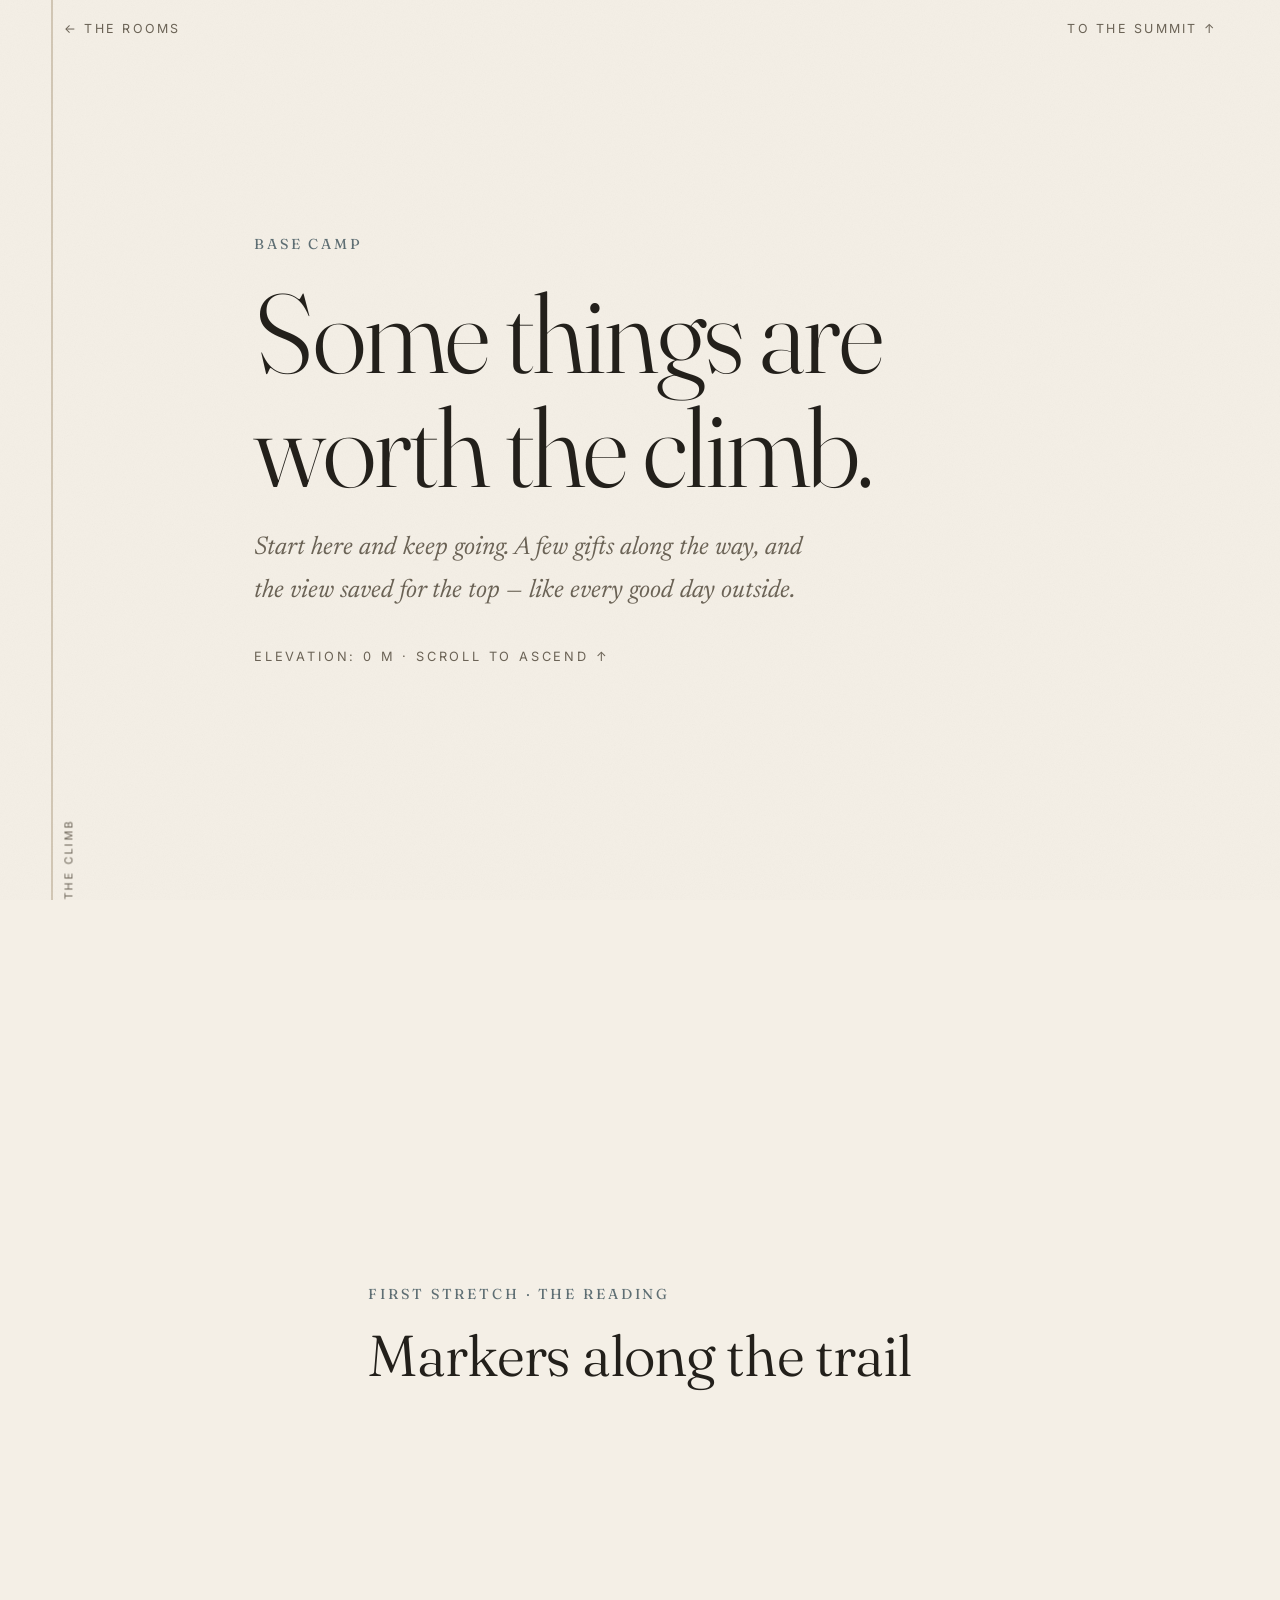
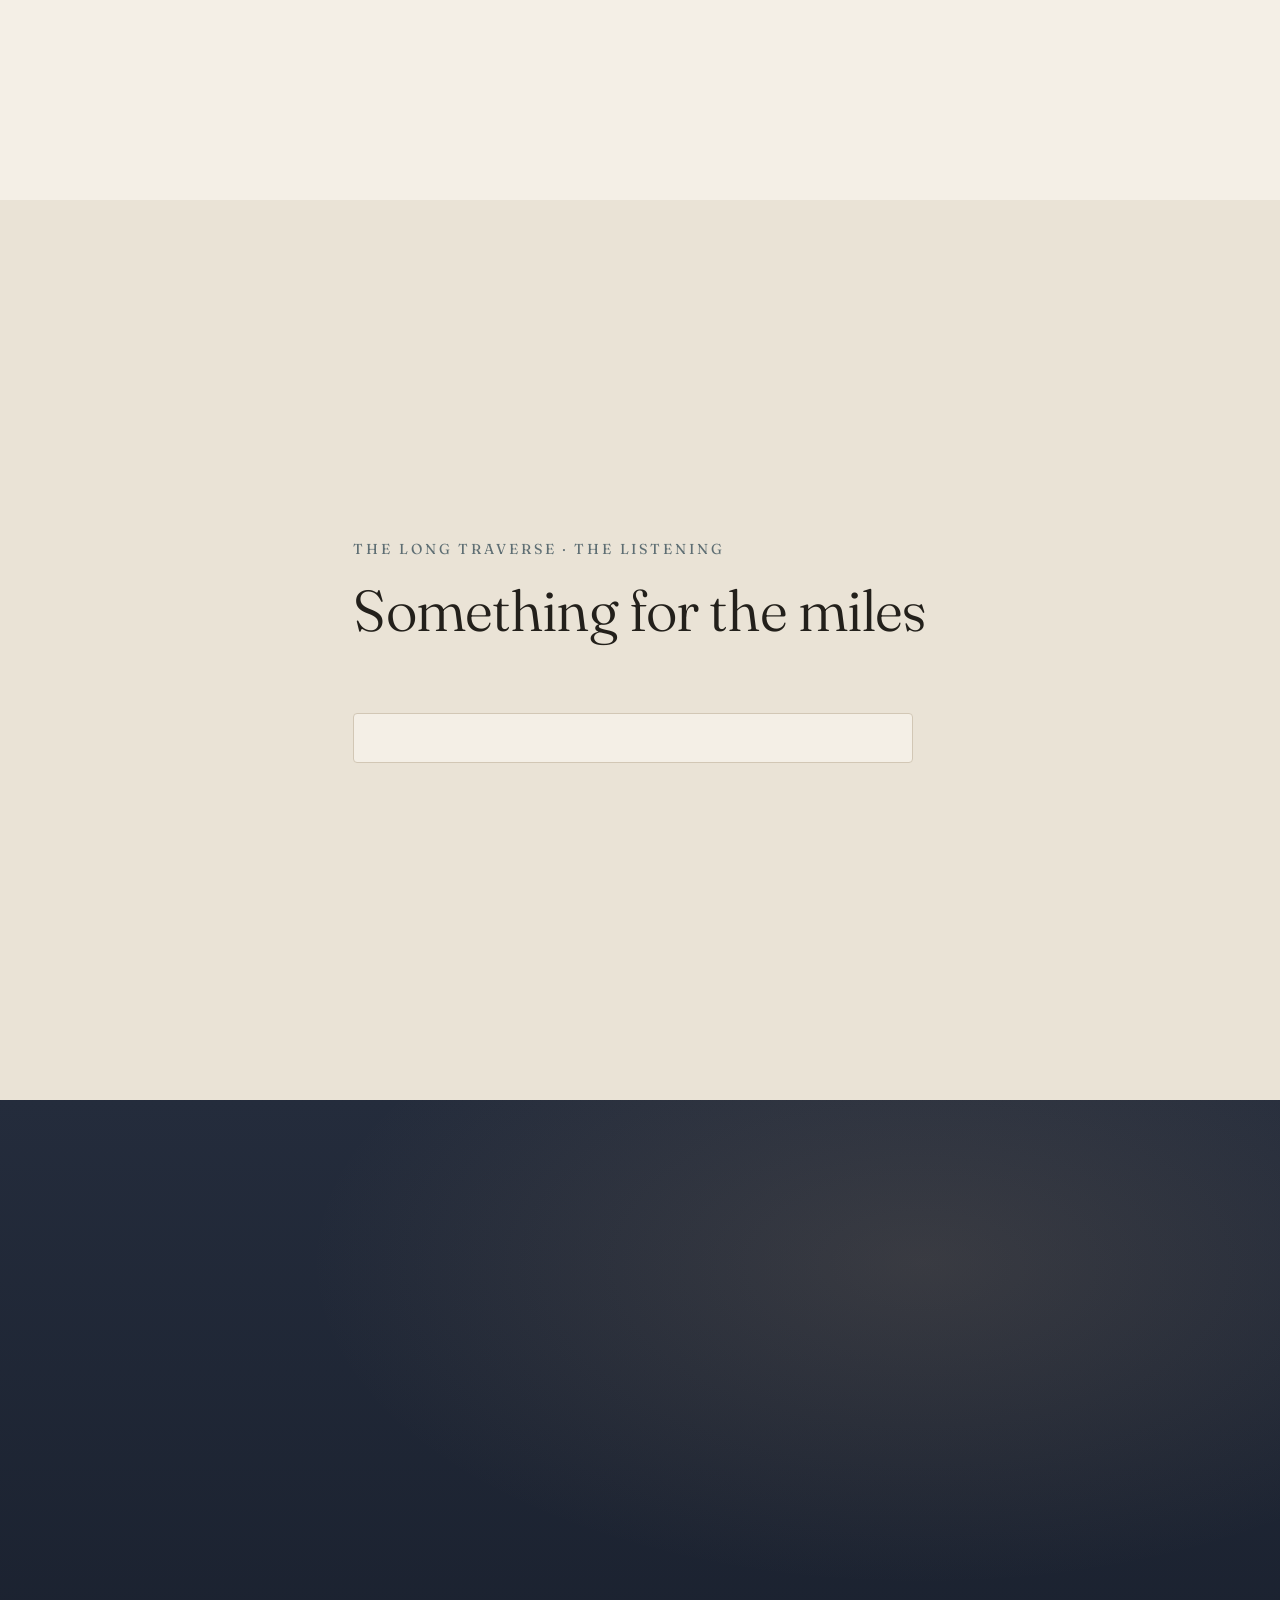
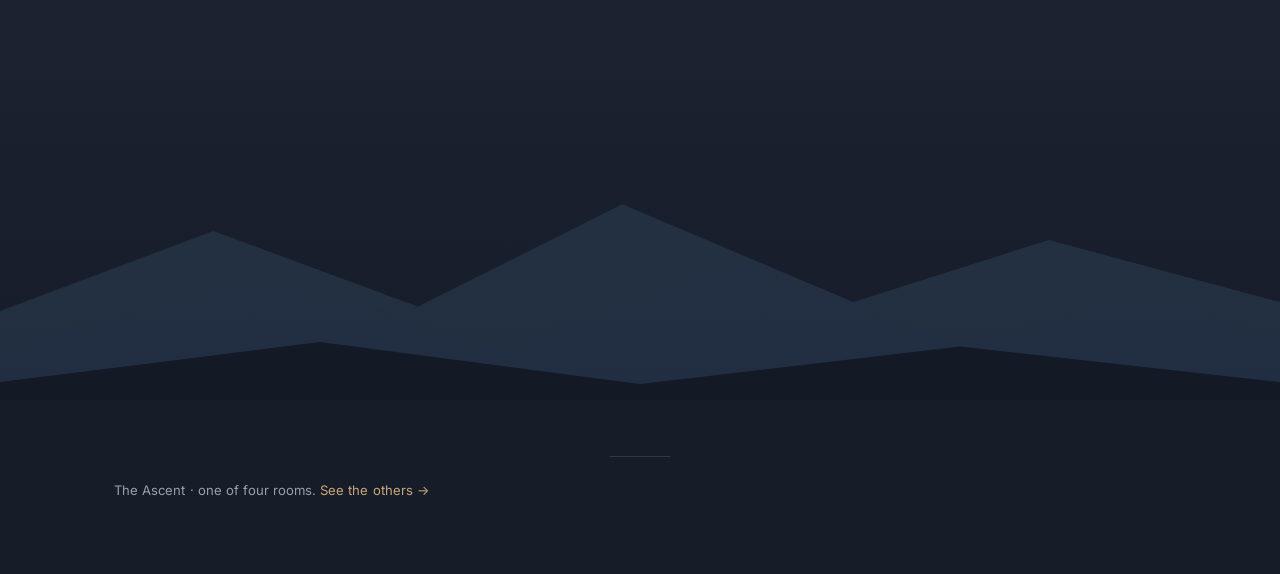
<file: ascent.html>
<!doctype html>
<html lang="en">
<head>
<meta charset="utf-8" />
<meta name="viewport" content="width=device-width, initial-scale=1" />
<title>The Ascent — for Dad</title>
<link rel="preconnect" href="https://fonts.googleapis.com" />
<link rel="preconnect" href="https://fonts.gstatic.com" crossorigin />
<link href="https://fonts.googleapis.com/css2?family=Fraunces:ital,opsz,wght@0,9..144,300..600;1,9..144,300..500&family=Inter:wght@400;500&family=Newsreader:ital,opsz,wght@0,6..72,300..500;1,6..72,300..420&display=swap" rel="stylesheet" />
<link rel="stylesheet" href="assets/tokens.css" />
<style>
  body { background: var(--bg); }
  .nav { position: fixed; top: 0; left: 0; right: 0; z-index: 50; display: flex; justify-content: space-between;
    padding: 1.1rem var(--gutter); }
  .nav a { text-decoration: none; font-size: .78rem; letter-spacing: .18em; text-transform: uppercase; color: var(--text-muted); }
  .nav a:hover { color: var(--accent); }

  /* fixed climb progress on the left */
  .trail { position: fixed; left: clamp(1rem, 4vw, 3.4rem); top: 0; bottom: 0; width: 2px; z-index: 40; }
  .trail .track { position: absolute; inset: 0; background: var(--border); }
  .trail .fill { position: absolute; top: 0; left: 0; width: 100%; height: 0; background: var(--accent); transition: height .15s linear; }
  .trail .alt { position: absolute; left: 8px; bottom: 0; transform: rotate(180deg); writing-mode: vertical-rl;
    font-size: .68rem; letter-spacing: .22em; text-transform: uppercase; color: var(--text-muted); }
  @media (max-width: 760px) { .trail { display: none; } }

  .station { min-height: 100vh; display: grid; align-content: center; padding: 7rem 0; position: relative; }
  .station .wrap { max-width: 900px; }
  .marker { font-family: var(--serif); font-size: .9rem; letter-spacing: .2em; text-transform: uppercase; color: var(--slate); margin-bottom: 1.2rem; }

  /* base camp / hero */
  .base h1 { font-size: clamp(3rem, 9vw, 7rem); font-weight: 310; max-width: 14ch; }
  .base .lede { font-family: var(--read); font-style: italic; font-size: clamp(1.15rem,2.4vw,1.6rem);
    color: var(--text-muted); margin-top: 1.4rem; max-width: 40ch; }
  .base .alt-note { margin-top: 2rem; font-size: .8rem; letter-spacing: .22em; text-transform: uppercase; color: var(--text-muted); }

  .s-read h2, .s-listen h2, .summit h2 { font-size: clamp(2rem, 5vw, 3.6rem); font-weight: 330; margin-bottom: 2rem; }

  /* reading = trail markers */
  .markers { display: grid; gap: 1.1rem; }
  .mk { display: grid; grid-template-columns: auto 1fr; gap: 1.4rem; align-items: start;
    padding: 1.3rem 1.5rem; background: var(--surface); border: 1px solid var(--border); border-radius: 4px;
    text-decoration: none; color: var(--text);
    transition: transform .5s var(--ease-out-soft), background .4s var(--ease-quiet), box-shadow .5s var(--ease-out-soft); }
  .mk:hover { transform: translateY(-3px); background: var(--bg); box-shadow: 0 18px 40px -26px rgba(26,35,54,.4); }
  .mk .dot { width: 12px; height: 12px; border-radius: 50%; border: 2px solid var(--accent); margin-top: .55rem; }
  .mk .vein { font-size: .68rem; letter-spacing: .2em; text-transform: uppercase; color: var(--slate); }
  .mk .ttl { font-family: var(--serif); font-size: 1.45rem; font-weight: 360; margin: .25rem 0; line-height: 1.15; }
  .mk .by { font-size: .82rem; color: var(--text-muted); }
  .mk .note { font-family: var(--read); font-size: 1rem; line-height: 1.6; margin-top: .7rem; opacity: .92; max-width: 60ch; }

  /* listening */
  .s-listen { background: var(--surface); }
  .pods { display: grid; gap: .2rem; margin-bottom: 2.5rem; }
  .pod { display: grid; grid-template-columns: 1fr auto; gap: 1rem; align-items: center;
    padding: 1.2rem 0; border-bottom: 1px solid var(--border); text-decoration: none; color: var(--text); }
  .pod:first-child { border-top: 1px solid var(--border); }
  .pod .show { font-size: .7rem; letter-spacing: .18em; text-transform: uppercase; color: var(--text-muted); }
  .pod .pt { font-family: var(--serif); font-size: 1.2rem; margin-top: .15rem; }
  .pod .who { font-size: .82rem; color: var(--text-muted); }
  .mix { background: var(--bg); border: 1px solid var(--border); border-radius: 4px; padding: 1.5rem 1.5rem; max-width: 560px; }
  .mix h3 { font-size: 1.4rem; } .mix .ms { font-size: .88rem; color: var(--text-muted); margin: .3rem 0 1rem; }
  .mix ul { list-style: none; columns: 2; column-gap: 2rem; }
  .mix li { font-size: .88rem; padding: .25rem 0; break-inside: avoid; }
  .mix li .ar { color: var(--text-muted); }
  .mix .chip { margin-top: 1.2rem; }

  /* summit — the view + dispatch */
  .summit { color: var(--d-text); position: relative; overflow: hidden; }
  .summit .bg { position: absolute; inset: 0; z-index: 0; }
  .summit .wrap { position: relative; z-index: 2; max-width: 820px; }
  .summit .marker { color: var(--d-accent); }
  .summit h2 { color: var(--d-text); }
  .summit .stand { font-family: var(--read); font-style: italic; font-size: clamp(1.2rem,2.5vw,1.65rem);
    color: var(--d-text); opacity: .92; margin-bottom: 2rem; max-width: 32ch; }
  .summit p.b { font-family: var(--read); font-size: 1.12rem; line-height: 1.85; color: var(--d-text); opacity: .94; max-width: 60ch; margin-bottom: 1.2rem; }
  .summit em { color: var(--d-accent); font-style: italic; }
  .summit .src { font-size: .82rem; color: var(--d-muted); margin-top: 2rem; }
  .summit .ranges { position: absolute; left: 0; right: 0; bottom: 0; z-index: 1; opacity: .85; }

  footer { background: #161C28; color: var(--d-muted); text-align: center; padding: 3.5rem 0 4.5rem; font-size: .82rem; }
  footer a { color: var(--d-accent); text-decoration: none; }
  footer .rule { max-width: 60px; margin: 0 auto 1.4rem; background: var(--d-border); }
</style>
</head>
<body>
  <nav class="nav">
    <a href="index.html">← the rooms</a>
    <a href="#summit">to the summit ↑</a>
  </nav>

  <div class="trail" aria-hidden="true">
    <div class="track"></div><div class="fill" id="fill"></div>
    <span class="alt">the climb</span>
  </div>

  <main>
    <section class="station base" id="base">
      <div class="wrap">
        <div class="marker">Base camp</div>
        <h1 class="display">Some things are worth the climb.</h1>
        <p class="lede">Start here and keep going. A few gifts along the way, and the view saved for the top — like every good day outside.</p>
        <div class="alt-note">elevation: 0 m · scroll to ascend ↑</div>
      </div>
    </section>

    <section class="station s-read" id="read">
      <div class="wrap">
        <div class="marker">First stretch · the reading</div>
        <h2>Markers along the trail</h2>
        <div class="markers" id="markers"></div>
      </div>
    </section>

    <section class="station s-listen" id="listen">
      <div class="wrap">
        <div class="marker">The long traverse · the listening</div>
        <h2>Something for the miles</h2>
        <div class="pods" id="pods"></div>
        <aside class="mix reveal" id="mix"></aside>
      </div>
    </section>

    <section class="station summit" id="summit">
      <div class="bg dusk"></div>
      <div class="wrap">
        <div class="marker" id="d-kick"></div>
        <h2 id="d-title"></h2>
        <p class="stand" id="d-stand"></p>
        <div id="d-body"></div>
        <p class="src" id="d-src"></p>
      </div>
      <svg class="ranges" viewBox="0 0 1440 280" preserveAspectRatio="none" aria-hidden="true">
        <path d="M0,180 L240,90 L470,175 L700,60 L960,170 L1180,100 L1440,170 L1440,280 L0,280 Z" fill="#3E5C76" opacity="0.35"/>
        <path d="M0,220 L300,140 L560,220 L820,120 L1080,215 L1300,155 L1440,210 L1440,280 L0,280 Z" fill="#26324A" opacity="0.6"/>
        <path d="M0,260 L360,215 L720,262 L1080,220 L1440,260 L1440,280 L0,280 Z" fill="#11161F" opacity="0.85"/>
      </svg>
    </section>
  </main>

  <footer>
    <hr class="rule" />
    <p>The Ascent · one of four rooms. <a href="index.html">See the others →</a></p>
  </footer>

  <script src="assets/content.js"></script>
  <script src="assets/reveal.js"></script>
  <script>
    var G = window.GIFT;

    // reading markers
    var mk = document.getElementById("markers");
    G.reads.forEach(function (r, i) {
      var a = document.createElement("a");
      a.href = r.url; a.target = "_blank"; a.rel = "noopener";
      a.className = "mk reveal"; a.setAttribute("data-delay", i * 70);
      a.innerHTML =
        '<span class="dot"></span>' +
        '<span><span class="vein">'+r.vein+'</span>' +
        '<span class="ttl" style="display:block">'+r.title+'</span>' +
        '<span class="by">'+r.author+' · '+r.source+' · '+r.year+'</span>' +
        '<span class="note" style="display:block">“'+r.note+'”</span></span>';
      mk.appendChild(a);
    });

    // podcasts
    var pods = document.getElementById("pods");
    G.listening.podcasts.forEach(function (p, i) {
      var a = document.createElement("a");
      a.href = p.url; a.target = "_blank"; a.rel = "noopener";
      a.className = "pod reveal"; a.setAttribute("data-delay", i * 60);
      a.innerHTML = '<div><div class="show">'+p.show+'</div><div class="pt">'+p.title+'</div><div class="who">'+p.who+'</div></div>' +
        '<span class="chip">'+window.PLAY_ICON+'Play</span>';
      pods.appendChild(a);
    });

    // mix
    var w = G.listening.workout, mix = document.getElementById("mix");
    mix.innerHTML = '<h3>'+w.title+'</h3><p class="ms">'+w.subtitle+'</p><ul>' +
      w.tracks.map(function (t) { return '<li>'+t[0]+' <span class="ar">— '+t[1]+'</span></li>'; }).join("") +
      '</ul><a class="chip" href="'+w.url+'" target="_blank" rel="noopener">'+window.PLAY_ICON+'Open the mix</a>';

    // dispatch / summit
    var ds = G.dispatch;
    document.getElementById("d-kick").textContent = "The summit · " + ds.kicker;
    document.getElementById("d-title").textContent = ds.title;
    document.getElementById("d-stand").textContent = ds.standfirst;
    document.getElementById("d-body").innerHTML = ds.body.map(function (p) { return '<p class="b">'+p+'</p>'; }).join("");
    document.getElementById("d-src").textContent = ds.source;

    // climb progress
    var fill = document.getElementById("fill");
    function onScroll() {
      var h = document.documentElement.scrollHeight - window.innerHeight;
      var p = h > 0 ? (window.scrollY / h) : 0;
      fill.style.height = (p * 100) + "%";
    }
    window.addEventListener("scroll", onScroll, { passive: true }); onScroll();

    if (window.__initReveals) window.__initReveals();
  </script>
</body>
</html>
</file>
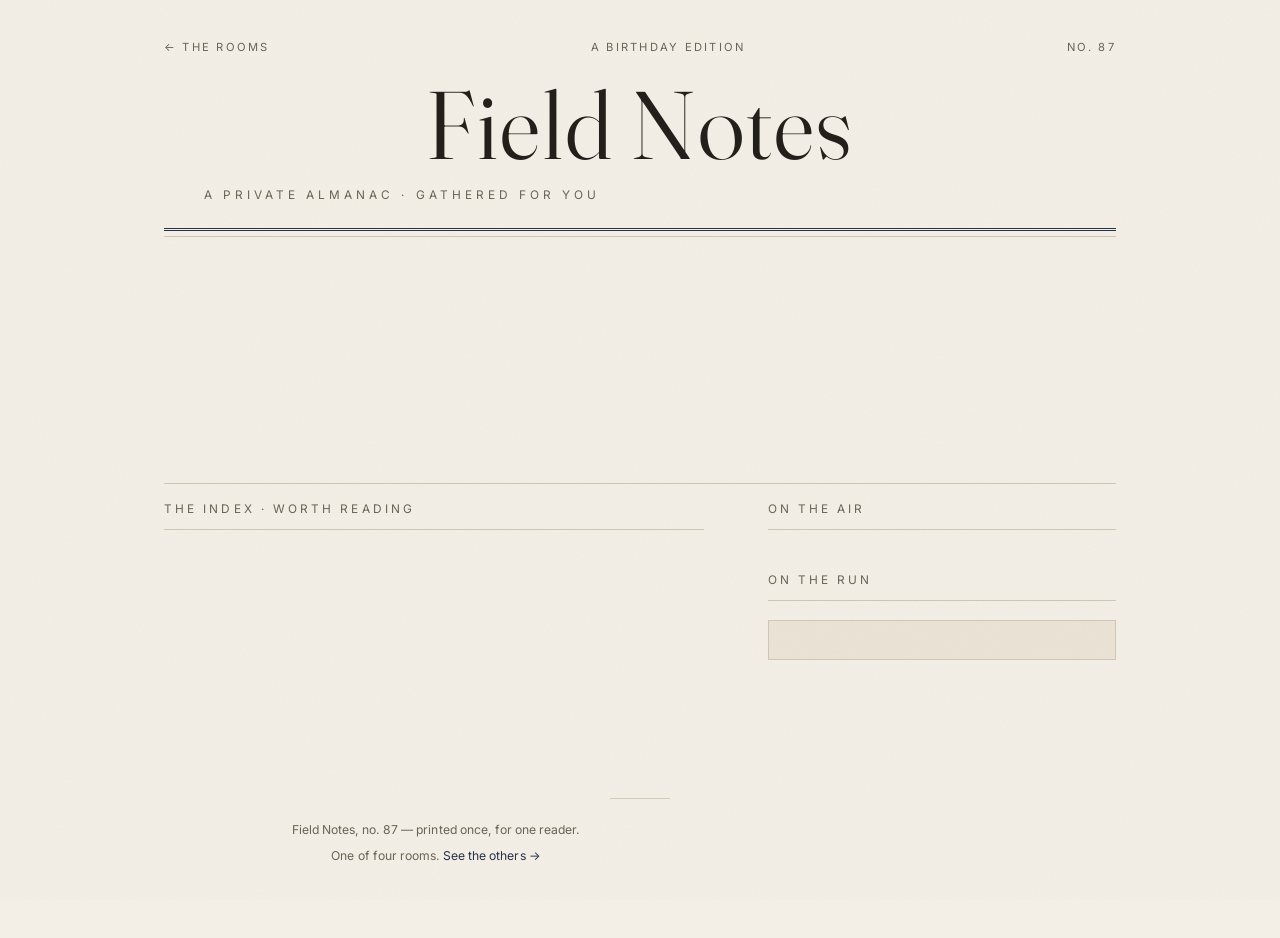
<file: fieldnotes.html>
<!doctype html>
<html lang="en">
<head>
<meta charset="utf-8" />
<meta name="viewport" content="width=device-width, initial-scale=1" />
<title>Field Notes — no. 87, for Dad</title>
<link rel="preconnect" href="https://fonts.googleapis.com" />
<link rel="preconnect" href="https://fonts.gstatic.com" crossorigin />
<link href="https://fonts.googleapis.com/css2?family=Fraunces:ital,opsz,wght@0,9..144,300..600;1,9..144,300..500&family=Inter:wght@400;500&family=Newsreader:ital,opsz,wght@0,6..72,300..500;1,6..72,300..420&display=swap" rel="stylesheet" />
<link rel="stylesheet" href="assets/tokens.css" />
<style>
  body { background: var(--bg); font-family: var(--read); font-size: 1.12rem; line-height: 1.62; }
  .paper { max-width: 1080px; margin: 0 auto; padding: 0 var(--gutter); }

  /* masthead */
  .mast { padding: 2.4rem 0 1rem; text-align: center; }
  .mast .top { display:flex; justify-content: space-between; font-family: var(--sans); font-size: .7rem;
    letter-spacing: .2em; text-transform: uppercase; color: var(--text-muted); padding-bottom: 1.4rem; }
  .mast .top a { color: var(--text-muted); text-decoration: none; }
  .mast .top a:hover { color: var(--accent); }
  .mast h1 { font-family: var(--serif); font-weight: 340; font-size: clamp(2.8rem, 9vw, 6rem);
    letter-spacing: .02em; line-height: .95; }
  .mast .dek { font-family: var(--sans); font-size: .74rem; letter-spacing: .34em; text-transform: uppercase;
    color: var(--text-muted); margin-top: 1rem; }
  .ruleD { border:0; border-top: 3px double var(--accent); margin: 1.4rem 0 0; }
  .rule1 { border:0; border-top: 1px solid var(--border); margin: .35rem 0 0; }

  /* lead feature = the dispatch */
  .lead { padding: 3rem 0; display: grid; grid-template-columns: 1fr; gap: 1.4rem; }
  .lead .kick { font-family: var(--sans); font-size: .72rem; letter-spacing: .28em; text-transform: uppercase; color: var(--wood); text-align:center; }
  .lead h2 { font-family: var(--serif); font-weight: 330; font-size: clamp(2.4rem, 6vw, 4.4rem); text-align: center; line-height: 1.02; max-width: 18ch; margin: 0 auto; }
  .lead .stand { font-style: italic; font-size: clamp(1.2rem,2.3vw,1.5rem); color: var(--text-muted); text-align:center; max-width: 34ch; margin: .4rem auto 0; }
  .lead .cols { columns: 2; column-gap: 2.8rem; margin-top: 1.4rem; }
  .lead .cols p { max-width: none; margin-bottom: 1rem; }
  .lead .cols p:first-of-type::first-letter {
    font-family: var(--serif); font-weight: 400; float: left; font-size: 3.8rem; line-height: .78;
    padding: .35rem .55rem 0 0; color: var(--accent); }
  .lead em { font-style: italic; color: var(--accent); }
  .lead .src { font-family: var(--sans); font-size: .78rem; color: var(--text-muted); text-align:center; margin-top: .6rem; }

  /* two-column body: the index + the sidebar */
  .body { display: grid; grid-template-columns: 1.55fr 1fr; gap: clamp(2rem, 5vw, 4.5rem); padding: 1rem 0 4rem; }
  .secttl { font-family: var(--sans); font-size: .74rem; letter-spacing: .26em; text-transform: uppercase; color: var(--text-muted); margin-bottom: 1.2rem; }
  .secttl::after { content:""; display:block; border-top:1px solid var(--border); margin-top:.6rem; }

  /* the index (reading shelf) */
  .idx { display: grid; gap: 1.4rem; }
  .entry { text-decoration: none; color: var(--text); display: block; padding-bottom: 1.3rem; border-bottom: 1px solid var(--border); }
  .entry:last-child { border-bottom: 0; }
  .entry .vein { font-family: var(--sans); font-size: .68rem; letter-spacing: .2em; text-transform: uppercase; color: var(--wood); }
  .entry h3 { font-family: var(--serif); font-weight: 360; font-size: 1.65rem; line-height: 1.12; margin: .3rem 0; transition: color .35s var(--ease-quiet); }
  .entry:hover h3 { color: var(--accent); }
  .entry .by { font-family: var(--sans); font-size: .78rem; color: var(--text-muted); }
  .entry .note { font-style: italic; font-size: 1.04rem; margin-top: .55rem; color: var(--text); opacity:.92; }
  .entry .more { font-family: var(--sans); font-size: .72rem; letter-spacing:.14em; text-transform: uppercase; color: var(--accent); margin-top:.5rem; display:inline-block; }

  /* sidebar listening */
  .side .block { margin-bottom: 2.6rem; }
  .pod { display:block; text-decoration:none; color:var(--text); padding: .85rem 0; border-bottom: 1px solid var(--border); }
  .pod .show { font-family: var(--sans); font-size: .66rem; letter-spacing:.18em; text-transform:uppercase; color:var(--text-muted); }
  .pod .pt { font-family: var(--serif); font-size: 1.18rem; line-height:1.15; margin-top:.1rem; }
  .pod .who { font-family: var(--sans); font-size:.76rem; color: var(--text-muted); }
  .pod:hover .pt { color: var(--accent); }
  .mix { background: var(--surface); border:1px solid var(--border); padding: 1.2rem 1.2rem; }
  .mix h4 { font-family: var(--serif); font-weight:360; font-size: 1.3rem; }
  .mix .ms { font-family: var(--sans); font-size: .78rem; color: var(--text-muted); margin: .3rem 0 .8rem; }
  .mix ol { list-style: decimal; padding-left: 1.3rem; }
  .mix li { font-size: .92rem; padding: .12rem 0; }
  .mix li .ar { color: var(--text-muted); }
  .mix .chip { margin-top: 1rem; }

  .colophon { font-family: var(--sans); font-size: .76rem; color: var(--text-muted); text-align:center; padding: 2rem 0 4.5rem; }
  .colophon a { color: var(--accent); text-decoration: none; }
  .colophon .rule { max-width: 60px; margin: 0 auto 1.3rem; }

  @media (max-width: 820px) {
    .lead .cols { columns: 1; }
    .body { grid-template-columns: 1fr; }
  }
</style>
</head>
<body>
  <div class="paper">
    <header class="mast">
      <div class="top">
        <a href="index.html">← the rooms</a>
        <span id="dateline"></span>
        <span id="ed"></span>
      </div>
      <h1>Field Notes</h1>
      <p class="dek">a private almanac · gathered for you</p>
      <hr class="ruleD" /><hr class="rule1" />
    </header>

    <article class="lead">
      <div class="kick" id="d-kick"></div>
      <h2 id="d-title"></h2>
      <p class="stand" id="d-stand"></p>
      <div class="cols" id="d-body"></div>
      <p class="src" id="d-src"></p>
    </article>

    <hr class="rule1" />

    <div class="body">
      <section class="idx-wrap">
        <div class="secttl">The Index · worth reading</div>
        <div class="idx" id="idx"></div>
      </section>

      <aside class="side">
        <div class="block">
          <div class="secttl">On the air</div>
          <div id="pods"></div>
        </div>
        <div class="block">
          <div class="secttl">On the run</div>
          <div class="mix" id="mix"></div>
        </div>
      </aside>
    </div>

    <footer class="colophon">
      <hr class="rule" />
      <p>Field Notes, no. 87 — printed once, for one reader.</p>
      <p style="margin-top:.4rem">One of four rooms. <a href="index.html">See the others →</a></p>
    </footer>
  </div>

  <script src="assets/content.js"></script>
  <script src="assets/reveal.js"></script>
  <script>
    var G = window.GIFT;
    document.getElementById("ed").textContent = G.meta.edition;
    document.getElementById("dateline").textContent = "A birthday edition";

    // dispatch lead
    var ds = G.dispatch;
    document.getElementById("d-kick").textContent = ds.kicker;
    document.getElementById("d-title").textContent = ds.title;
    document.getElementById("d-stand").textContent = ds.standfirst;
    document.getElementById("d-body").innerHTML = ds.body.map(function (p) { return '<p>'+p+'</p>'; }).join("");
    document.getElementById("d-src").textContent = ds.source;

    // index
    var idx = document.getElementById("idx");
    G.reads.forEach(function (r, i) {
      var a = document.createElement("a");
      a.href = r.url; a.target = "_blank"; a.rel = "noopener"; a.className = "entry reveal"; a.setAttribute("data-delay", i*55);
      a.innerHTML = '<div class="vein">'+r.vein+'</div>' +
        '<h3>'+r.title+'</h3><div class="by">'+r.author+' · '+r.source+' · '+r.year+'</div>' +
        '<div class="note">“'+r.note+'”</div><span class="more">Read →</span>';
      idx.appendChild(a);
    });

    // podcasts
    var pods = document.getElementById("pods");
    G.listening.podcasts.forEach(function (p) {
      var a = document.createElement("a");
      a.href = p.url; a.target = "_blank"; a.rel = "noopener"; a.className = "pod";
      a.innerHTML = '<div class="show">'+p.show+'</div><div class="pt">'+p.title+'</div><div class="who">'+p.who+'</div>';
      pods.appendChild(a);
    });

    // mix
    var w = G.listening.workout;
    document.getElementById("mix").innerHTML = '<h4>'+w.title+'</h4><p class="ms">'+w.subtitle+'</p><ol>' +
      w.tracks.slice(0,8).map(function (t) { return '<li>'+t[0]+' <span class="ar">— '+t[1]+'</span></li>'; }).join("") +
      '</ol><a class="chip" href="'+w.url+'" target="_blank" rel="noopener">'+window.PLAY_ICON+'Open the full mix</a>';

    if (window.__initReveals) window.__initReveals();
  </script>
</body>
</html>
</file>
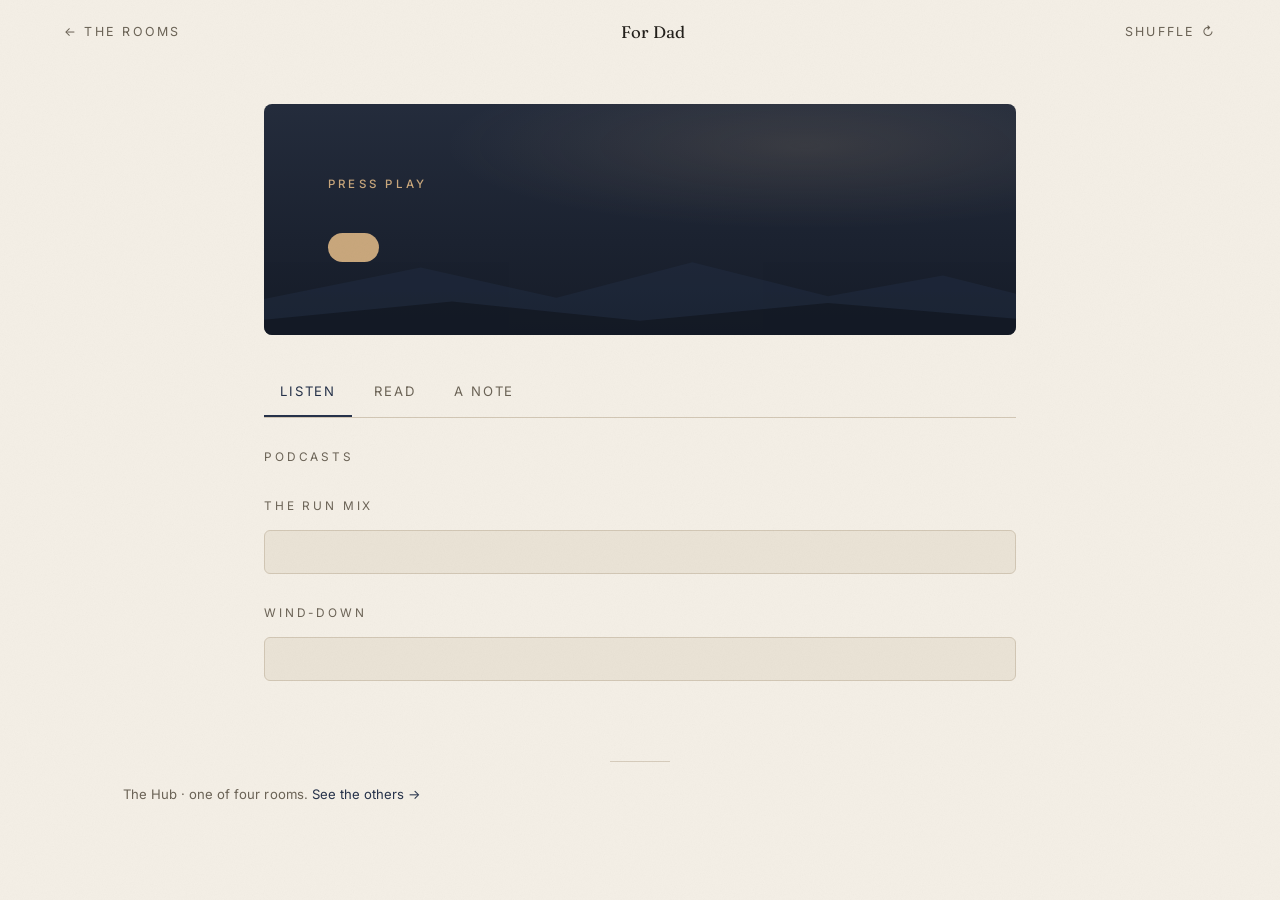
<file: hub.html>
<!doctype html>
<html lang="en">
<head>
<meta charset="utf-8" />
<meta name="viewport" content="width=device-width, initial-scale=1" />
<title>The Hub — for Dad</title>
<link rel="preconnect" href="https://fonts.googleapis.com" />
<link rel="preconnect" href="https://fonts.gstatic.com" crossorigin />
<link href="https://fonts.googleapis.com/css2?family=Fraunces:ital,opsz,wght@0,9..144,300..600;1,9..144,300..500&family=Inter:wght@400;500;600&family=Newsreader:ital,opsz,wght@0,6..72,300..500;1,6..72,300..420&display=swap" rel="stylesheet" />
<link rel="stylesheet" href="assets/tokens.css" />
<style>
  body { background: var(--bg); }
  .topbar { display:flex; justify-content: space-between; align-items:center; padding: 1.1rem var(--gutter); }
  .topbar a { text-decoration:none; font-size:.78rem; letter-spacing:.18em; text-transform:uppercase; color: var(--text-muted); }
  .topbar a:hover { color: var(--accent); }
  .topbar .now { font-family: var(--serif); font-size: 1.05rem; color: var(--text); letter-spacing:0; }

  .hub { max-width: 880px; margin: 0 auto; padding: 1rem var(--gutter) 5rem; }

  /* hero feature: one big play */
  .feature { position: relative; overflow:hidden; border-radius: 8px; color: var(--d-text);
    padding: clamp(2.2rem, 6vw, 4rem); margin: 1.5rem 0 2rem; }
  .feature .bg { position:absolute; inset:0; z-index:0; }
  .feature .in { position: relative; z-index: 2; }
  .feature .eyebrow { color: var(--d-accent); }
  .feature h1 { color: var(--d-text); font-size: clamp(2.2rem, 6vw, 3.8rem); font-weight: 330; margin: .7rem 0 .4rem; }
  .feature .sub { color: var(--d-text); opacity:.85; font-family: var(--read); font-style: italic; font-size: 1.15rem; max-width: 38ch; }
  .feature .play {
    display:inline-flex; align-items:center; gap:.7rem; margin-top: 1.6rem;
    background: var(--d-accent); color: #1B2230; border:0; border-radius: 999px;
    font-family: var(--sans); font-weight: 600; font-size: 1rem; letter-spacing:.01em;
    padding: .9rem 1.6rem; cursor:pointer; text-decoration:none;
    transition: transform .4s var(--ease-out-soft), filter .4s var(--ease-quiet); }
  .feature .play:hover { transform: translateY(-2px); filter: brightness(1.06); }
  .feature .play svg { width: 16px; height:16px; fill: currentColor; }
  .feature .ranges { position:absolute; left:0; right:0; bottom:0; z-index:1; opacity:.7; }

  /* tabs */
  .tabs { display:flex; gap:.4rem; border-bottom: 1px solid var(--border); margin-bottom: 1.6rem; }
  .tab { all: unset; cursor:pointer; font-family: var(--sans); font-size: .82rem; letter-spacing:.14em;
    text-transform: uppercase; color: var(--text-muted); padding: .8rem 1rem; border-bottom: 2px solid transparent;
    transition: color .3s var(--ease-quiet), border-color .3s var(--ease-quiet); }
  .tab[aria-selected="true"] { color: var(--accent); border-color: var(--accent); }
  .panel { display:none; }
  .panel.on { display:block; animation: fade .5s var(--ease-out-soft); }
  @keyframes fade { from { opacity:0; transform: translateY(8px);} to {opacity:1; transform:none;} }

  /* listen rows — big tap targets */
  .row { display:grid; grid-template-columns: 1fr auto; gap: 1rem; align-items:center;
    padding: 1.1rem 1.1rem; border:1px solid var(--border); border-radius: 6px; margin-bottom:.7rem;
    text-decoration:none; color: var(--text); background: var(--surface);
    transition: transform .4s var(--ease-out-soft), background .35s var(--ease-quiet); }
  .row:hover { transform: translateY(-2px); background: var(--bg); }
  .row .show { font-size:.68rem; letter-spacing:.16em; text-transform:uppercase; color: var(--text-muted); }
  .row .pt { font-family: var(--serif); font-size: 1.2rem; margin-top:.12rem; }
  .row .who { font-size:.82rem; color: var(--text-muted); }
  .row .play-mini { width:42px; height:42px; border-radius:50%; background: var(--accent); display:grid; place-items:center; flex:none; }
  .row .play-mini svg { width:15px; height:15px; fill: var(--bg); }
  .subhead { font-family: var(--sans); font-size:.74rem; letter-spacing:.24em; text-transform:uppercase; color:var(--text-muted); margin: 1.8rem 0 .9rem; }

  .mixcard { border:1px solid var(--border); border-radius:6px; padding: 1.3rem 1.3rem; background: var(--surface); }
  .mixcard h3 { font-size: 1.4rem; } .mixcard .ms { font-size:.86rem; color:var(--text-muted); margin:.3rem 0 .9rem; }
  .mixcard ul { list-style:none; columns:2; column-gap:2rem; }
  .mixcard li { font-size:.9rem; padding:.22rem 0; break-inside:avoid; }
  .mixcard li .ar { color: var(--text-muted); }
  .mixcard .chip { margin-top:1.1rem; }

  /* read rows */
  .read { display:block; text-decoration:none; color:var(--text); padding: 1.1rem 1.1rem; border:1px solid var(--border);
    border-radius:6px; margin-bottom:.7rem; background: var(--surface); transition: transform .4s var(--ease-out-soft), background .35s var(--ease-quiet); }
  .read:hover { transform: translateY(-2px); background: var(--bg); }
  .read .vein { font-size:.66rem; letter-spacing:.18em; text-transform:uppercase; color: var(--wood); }
  .read h3 { font-family: var(--serif); font-size: 1.35rem; font-weight:360; margin:.2rem 0; }
  .read .by { font-size:.8rem; color: var(--text-muted); }
  .read .note { font-family: var(--read); font-size:1rem; margin-top:.5rem; opacity:.92; }

  /* dispatch panel */
  .disp { background: var(--accent); color: var(--d-text); border-radius:8px; padding: clamp(1.8rem,5vw,3rem); }
  .disp .eyebrow { color: var(--d-accent); }
  .disp h2 { color: var(--d-text); font-size: clamp(1.9rem,4.5vw,3rem); font-weight:320; margin:.6rem 0 1.2rem; }
  .disp .stand { font-family: var(--read); font-style:italic; font-size: 1.3rem; opacity:.92; margin-bottom: 1.4rem; max-width: 34ch; }
  .disp p.b { font-family: var(--read); font-size: 1.08rem; line-height:1.8; opacity:.94; max-width: 60ch; margin-bottom: 1rem; }
  .disp em { color: var(--d-accent); font-style: italic; }
  .disp .src { font-size:.8rem; color: var(--d-muted); margin-top: 1.6rem; }

  footer { text-align:center; padding: 0 0 4rem; color: var(--text-muted); font-size:.82rem; }
  footer a { color: var(--accent); text-decoration:none; }
  footer .rule { max-width:60px; margin:0 auto 1.3rem; }
</style>
</head>
<body>
  <div class="topbar">
    <a href="index.html">← the rooms</a>
    <span class="now">For Dad</span>
    <a href="#" id="shuffle">shuffle ↻</a>
  </div>

  <main class="hub">
    <section class="feature">
      <div class="bg dusk"></div>
      <div class="in">
        <span class="eyebrow">Press play</span>
        <h1 id="f-title"></h1>
        <p class="sub" id="f-sub"></p>
        <a class="play" id="f-play" target="_blank" rel="noopener"></a>
      </div>
      <svg class="ranges" viewBox="0 0 1440 200" preserveAspectRatio="none" aria-hidden="true">
        <path d="M0,130 L300,70 L560,128 L820,60 L1080,125 L1300,85 L1440,120 L1440,200 L0,200 Z" fill="#26324A" opacity="0.55"/>
        <path d="M0,170 L360,135 L720,172 L1080,138 L1440,168 L1440,200 L0,200 Z" fill="#11161F" opacity="0.8"/>
      </svg>
    </section>

    <div class="tabs" role="tablist">
      <button class="tab" role="tab" aria-selected="true" data-p="listen">Listen</button>
      <button class="tab" role="tab" aria-selected="false" data-p="read">Read</button>
      <button class="tab" role="tab" aria-selected="false" data-p="note">A note</button>
    </div>

    <section class="panel on" id="p-listen">
      <div class="subhead">Podcasts</div>
      <div id="pods"></div>
      <div class="subhead">The run mix</div>
      <div class="mixcard" id="mix"></div>
      <div class="subhead">Wind-down</div>
      <div class="mixcard" id="wind"></div>
    </section>

    <section class="panel" id="p-read">
      <div id="reads"></div>
    </section>

    <section class="panel" id="p-note">
      <div class="disp">
        <span class="eyebrow" id="d-kick"></span>
        <h2 id="d-title"></h2>
        <p class="stand" id="d-stand"></p>
        <div id="d-body"></div>
        <p class="src" id="d-src"></p>
      </div>
    </section>
  </main>

  <footer>
    <hr class="rule" />
    <p>The Hub · one of four rooms. <a href="index.html">See the others →</a></p>
  </footer>

  <script src="assets/content.js"></script>
  <script src="assets/reveal.js"></script>
  <script>
    var G = window.GIFT, ICON = window.PLAY_ICON;

    // feature = run mix
    var w = G.listening.workout;
    document.getElementById("f-title").textContent = w.title;
    document.getElementById("f-sub").textContent = w.subtitle;
    var fp = document.getElementById("f-play"); fp.href = w.url; fp.innerHTML = ICON + "Play the mix";

    // podcasts
    var pods = document.getElementById("pods");
    G.listening.podcasts.forEach(function (p) {
      var a = document.createElement("a");
      a.href = p.url; a.target="_blank"; a.rel="noopener"; a.className="row";
      a.innerHTML = '<div><div class="show">'+p.show+'</div><div class="pt">'+p.title+'</div><div class="who">'+p.who+'</div></div>' +
        '<span class="play-mini">'+ICON+'</span>';
      pods.appendChild(a);
    });

    // mix card
    document.getElementById("mix").innerHTML = '<h3>'+w.title+'</h3><p class="ms">'+w.subtitle+'</p><ul>' +
      w.tracks.map(function (t){return '<li>'+t[0]+' <span class="ar">— '+t[1]+'</span></li>';}).join("") +
      '</ul><a class="chip" href="'+w.url+'" target="_blank" rel="noopener">'+ICON+'Open the mix</a>';

    // wind down
    var wd = G.listening.windDown;
    document.getElementById("wind").innerHTML = '<h3>'+wd.title+'</h3><p class="ms">'+wd.subtitle+'</p><ul>' +
      wd.tracks.map(function (t){return '<li>'+t[0]+' <span class="ar">— '+t[1]+'</span></li>';}).join("") + '</ul>';

    // reads
    var reads = document.getElementById("reads");
    G.reads.forEach(function (r) {
      var a = document.createElement("a");
      a.href = r.url; a.target="_blank"; a.rel="noopener"; a.className="read";
      a.innerHTML = '<div class="vein">'+r.vein+'</div><h3>'+r.title+'</h3>' +
        '<div class="by">'+r.author+' · '+r.source+' · '+r.year+'</div>' +
        '<div class="note">“'+r.note+'”</div>';
      reads.appendChild(a);
    });

    // dispatch
    var ds = G.dispatch;
    document.getElementById("d-kick").textContent = ds.kicker;
    document.getElementById("d-title").textContent = ds.title;
    document.getElementById("d-stand").textContent = ds.standfirst;
    document.getElementById("d-body").innerHTML = ds.body.map(function (p){return '<p class="b">'+p+'</p>';}).join("");
    document.getElementById("d-src").textContent = ds.source;

    // tabs
    var tabs = document.querySelectorAll(".tab");
    tabs.forEach(function (t) {
      t.addEventListener("click", function () {
        tabs.forEach(function (x){ x.setAttribute("aria-selected","false"); });
        t.setAttribute("aria-selected","true");
        document.querySelectorAll(".panel").forEach(function (p){ p.classList.remove("on"); });
        document.getElementById("p-"+t.dataset.p).classList.add("on");
      });
    });
    document.getElementById("shuffle").addEventListener("click", function (e) {
      e.preventDefault(); window.open(w.url, "_blank", "noopener");
    });
  </script>
</body>
</html>
</file>
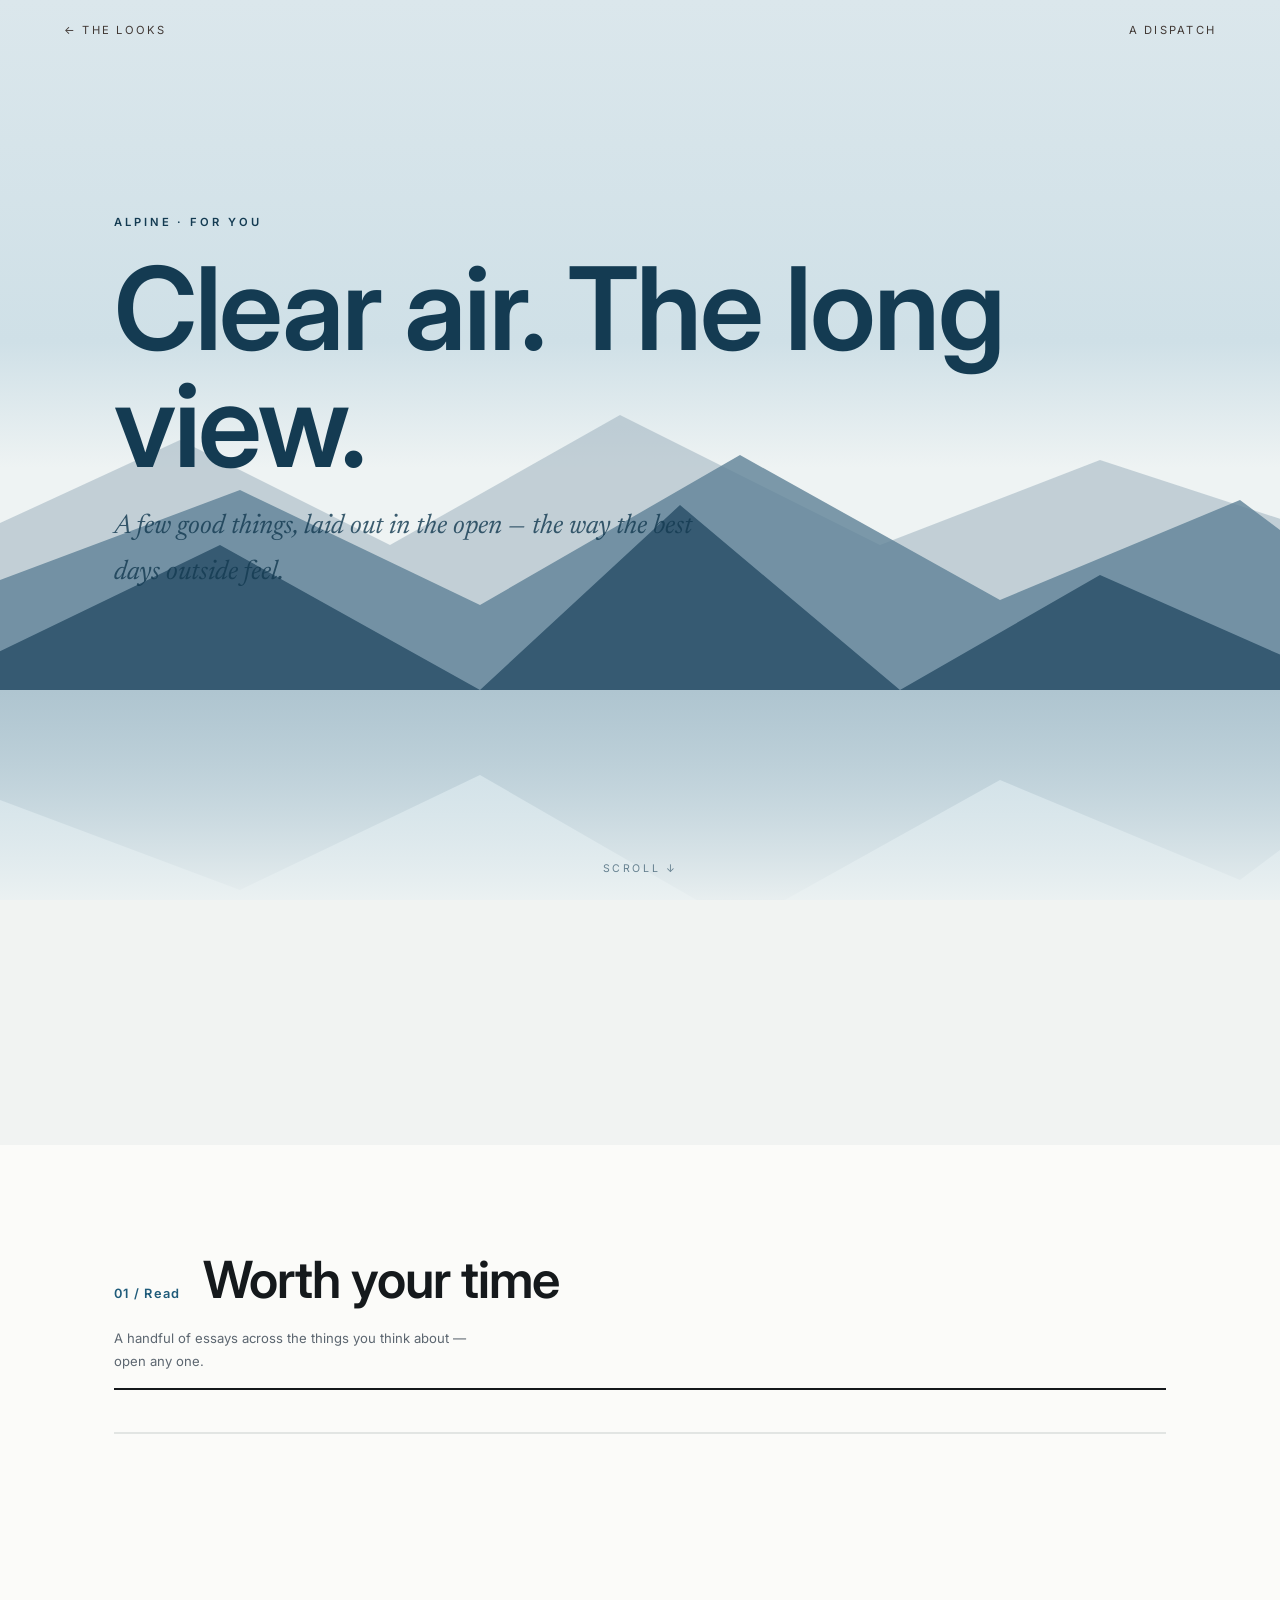
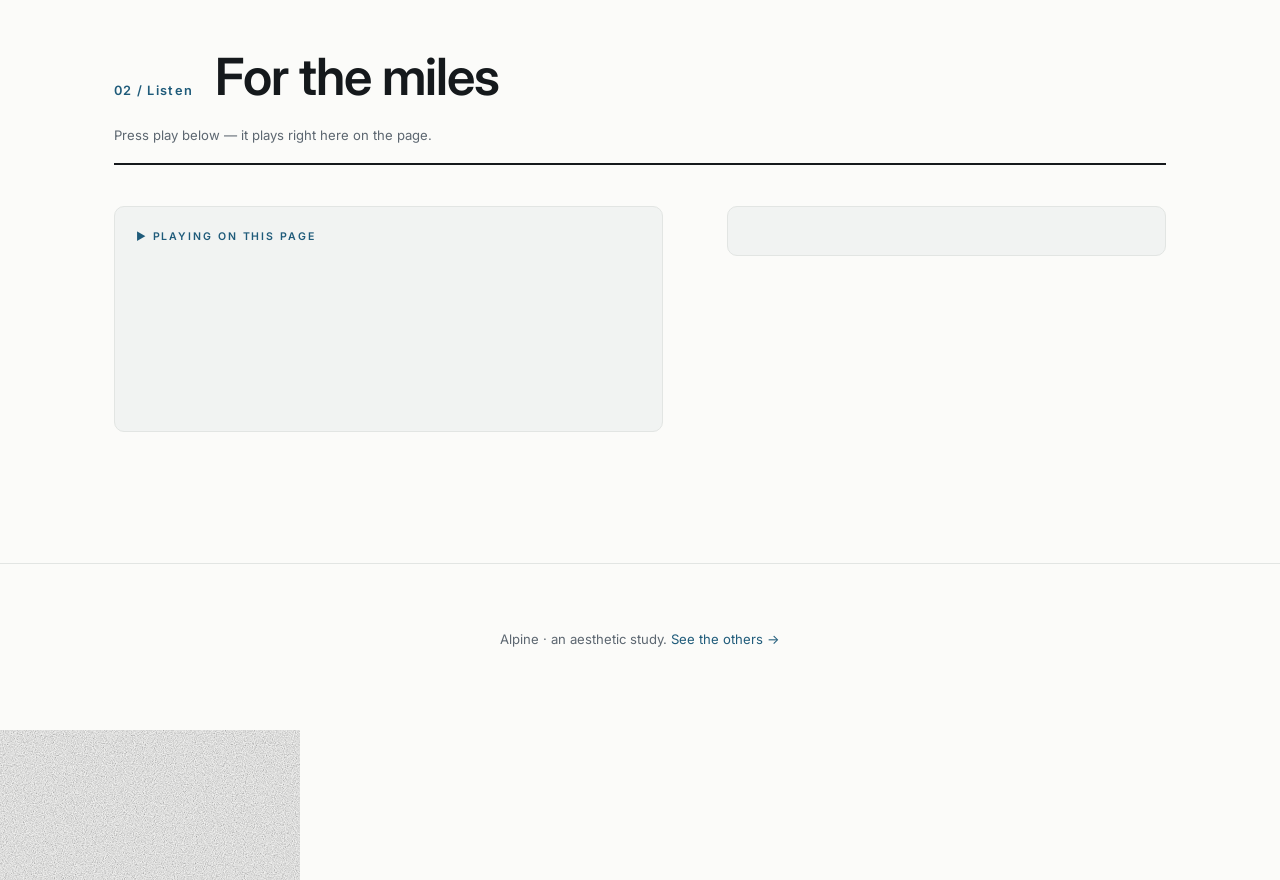
<file: look-alpine.html>
<!doctype html>
<html lang="en">
<head>
<meta charset="utf-8" />
<meta name="viewport" content="width=device-width, initial-scale=1" />
<title>Alpine — for Dad</title>
<link rel="preconnect" href="https://fonts.googleapis.com" />
<link rel="preconnect" href="https://fonts.gstatic.com" crossorigin />
<link href="https://fonts.googleapis.com/css2?family=Inter:wght@400;500;600;700&family=Newsreader:ital,opsz,wght@0,6..72,300..500;1,6..72,300..420&display=swap" rel="stylesheet" />
<style>
  :root{
    --bg:#FBFBF9; --panel:#F1F3F2; --text:#15191C; --muted:#5C6670;
    --blue:#1F5B7A; --deep:#143B52; --ice:#9FC1D0; --line:#E2E5E3;
    --sans:"Inter",sans-serif; --serif:"Newsreader",Georgia,serif;
    --ease:cubic-bezier(0.16,1,0.3,1); --easeq:cubic-bezier(0.25,0.1,0.25,1);
  }
  *,*::before,*::after{box-sizing:border-box;margin:0}
  html{-webkit-font-smoothing:antialiased;scroll-behavior:smooth}
  body{background:var(--bg);color:var(--text);font-family:var(--sans);font-size:1.04rem;line-height:1.7}
  img,svg{display:block;max-width:100%} a{color:inherit}
  .wrap{max-width:1180px;margin:0 auto;padding:0 clamp(1.5rem,5vw,5rem)}
  .narrow{max-width:740px;margin:0 auto;padding:0 clamp(1.5rem,5vw,5rem)}
  .kicker{font-size:.7rem;font-weight:600;letter-spacing:.26em;text-transform:uppercase;color:var(--blue)}
  h1,h2,h3{font-weight:600;letter-spacing:-.02em;line-height:1.02}
  .reveal{opacity:0;transform:translateY(18px);transition:opacity .8s var(--ease),transform .8s var(--ease)}
  .reveal.in{opacity:1;transform:none}
  @media(prefers-reduced-motion:reduce){*{transition-duration:.01ms!important}.reveal{opacity:1;transform:none}}

  .nav{position:fixed;inset:0 0 auto 0;z-index:50;display:flex;justify-content:space-between;padding:1.3rem clamp(1.5rem,5vw,5rem);mix-blend-mode:difference}
  .nav a{font-size:.7rem;letter-spacing:.2em;text-transform:uppercase;color:#fff;text-decoration:none;opacity:.85}

  /* hero with mirrored alpine scene */
  .hero{height:100vh;min-height:640px;position:relative;overflow:hidden;display:grid;align-items:center}
  .scene{position:absolute;inset:0;z-index:0}
  .scene .sky{position:absolute;inset:0;background:linear-gradient(180deg,#dbe7ec 0%,#cfe0e7 38%,#eef3f3 52%)}
  .scene svg{position:absolute;inset:0;width:100%;height:100%}
  .hero .wrap{position:relative;z-index:2;align-self:center;margin-top:-10vh}
  .hero .kicker{display:block;margin-bottom:1.1rem;color:var(--deep)}
  .hero h1{font-size:clamp(3rem,9vw,7.5rem);color:var(--deep);max-width:16ch}
  .hero .lede{font-family:var(--serif);font-style:italic;font-weight:400;font-size:clamp(1.2rem,2.5vw,1.7rem);color:var(--deep);opacity:.82;margin-top:1.2rem;max-width:40ch}
  .scrollcue{position:absolute;bottom:1.4rem;left:50%;transform:translateX(-50%);z-index:3;font-size:.66rem;letter-spacing:.24em;text-transform:uppercase;color:var(--deep);opacity:.6}

  section{padding:clamp(4.5rem,12vh,9rem) 0}
  .sechead{display:grid;grid-template-columns:auto 1fr;gap:1.4rem;align-items:end;border-bottom:2px solid var(--text);padding-bottom:1rem;margin-bottom:2.6rem}
  .sechead .n{font-size:.8rem;font-weight:600;letter-spacing:.1em;color:var(--blue)}
  .sechead h2{font-size:clamp(1.9rem,4.5vw,3.2rem)}
  .sechead .meta{grid-column:1/-1;font-size:.82rem;color:var(--muted);max-width:48ch}

  /* dispatch */
  .dispatch{background:var(--panel)}
  .dispatch [data-d=kick]{color:var(--blue)}
  .dispatch [data-d=title]{font-size:clamp(2.4rem,6vw,4.4rem);margin:.8rem 0 1.4rem}
  .dispatch [data-d=stand]{font-family:var(--serif);font-style:italic;font-weight:400;font-size:clamp(1.3rem,2.8vw,1.9rem);color:var(--deep);margin-bottom:1.8rem;max-width:30ch;line-height:1.3}
  .dispatch [data-d=body] p{font-family:var(--serif);font-size:1.18rem;line-height:1.85;color:var(--text);max-width:62ch;margin-bottom:1.2rem}
  .dispatch em{font-style:italic;color:var(--blue);font-weight:500}
  .dispatch [data-d=src]{font-size:.78rem;color:var(--muted);margin-top:1.8rem}

  /* reading — Swiss grid cards */
  .grid{display:grid;grid-template-columns:repeat(auto-fill,minmax(300px,1fr));gap:1px;background:var(--line);border:1px solid var(--line)}
  .read{background:var(--bg);text-decoration:none;color:var(--text);padding:1.8rem 1.6rem;display:flex;flex-direction:column;min-height:240px;transition:background .4s var(--easeq)}
  .read:hover{background:var(--panel)}
  .read .rbody{display:block} .pod .pbody{display:block}
  .read .vein{font-size:.64rem;font-weight:600;letter-spacing:.18em;text-transform:uppercase;color:var(--blue)}
  .read .ttl{font-size:1.4rem;font-weight:600;letter-spacing:-.015em;line-height:1.15;margin:.5rem 0 .3rem;display:block}
  .read .by{font-size:.76rem;color:var(--muted);display:block}
  .read .note{font-family:var(--serif);font-style:italic;font-size:1rem;color:var(--text);opacity:.85;margin-top:.9rem;display:block;line-height:1.5}
  .read .more{margin-top:auto;padding-top:1rem;font-size:.7rem;font-weight:600;letter-spacing:.14em;text-transform:uppercase;color:var(--blue)}

  /* listening */
  .corner{display:grid;grid-template-columns:1.25fr 1fr;gap:clamp(2rem,5vw,4rem);align-items:start}
  .player{border:1px solid var(--line);border-radius:10px;padding:1.3rem;margin-bottom:1.4rem;background:var(--panel)}
  .player .lbl{font-size:.66rem;font-weight:600;letter-spacing:.18em;text-transform:uppercase;color:var(--blue);margin-bottom:.8rem}
  .player iframe{border-radius:10px;display:block}
  .pod{display:grid;grid-template-columns:1fr auto;gap:1rem;align-items:center;text-decoration:none;color:var(--text);padding:1.15rem 0;border-bottom:1px solid var(--line)}
  .pod:first-child{border-top:1px solid var(--line)}
  .pod .show{font-size:.64rem;font-weight:600;letter-spacing:.16em;text-transform:uppercase;color:var(--muted)}
  .pod .pt{font-size:1.2rem;font-weight:600;letter-spacing:-.01em;display:block;margin-top:.1rem}
  .pod .who{font-size:.78rem;color:var(--muted);display:block}
  .pod .note{display:none}
  .pod .play{width:40px;height:40px;border-radius:50%;background:var(--blue);display:grid;place-items:center}
  .pod .play svg{width:14px;height:14px;fill:#fff}
  .mix{border:1px solid var(--line);border-radius:10px;padding:1.5rem;background:var(--panel)}
  .mix h3{font-size:1.35rem;font-weight:600}.mix .ms{font-size:.82rem;color:var(--muted);margin:.3rem 0 1rem}
  .mix .tracks{list-style:none}
  .mix .tracks li{display:flex;justify-content:space-between;gap:1rem;padding:.32rem 0;font-size:.88rem;border-bottom:1px solid var(--line)}
  .mix .tracks .ta{color:var(--muted);text-align:right}
  .chip{display:inline-flex;align-items:center;gap:.5rem;margin-top:1.2rem;background:var(--blue);color:#fff;border-radius:999px;padding:.6rem 1.2rem;font-size:.84rem;font-weight:500;text-decoration:none;transition:transform .4s var(--ease)}
  .chip:hover{transform:translateY(-2px)}.chip svg{width:13px;height:13px;fill:currentColor}

  footer{text-align:center;padding:4rem 0 5rem;color:var(--muted);font-size:.82rem;border-top:1px solid var(--line)}
  footer a{color:var(--blue);text-decoration:none}
  @media(max-width:760px){.corner{grid-template-columns:1fr}}
</style>
</head>
<body>
  <nav class="nav"><a href="looks.html">← the looks</a><a href="#dispatch">a dispatch</a></nav>

  <header class="hero">
    <div class="scene" aria-hidden="true">
      <div class="sky"></div>
      <svg viewBox="0 0 1440 900" preserveAspectRatio="xMidYMax slice">
        <defs><linearGradient id="fade" x1="0" y1="0" x2="0" y2="1">
          <stop offset="0" stop-color="#cfe0e7" stop-opacity="0"/><stop offset="1" stop-color="#eef3f3" stop-opacity=".9"/>
        </linearGradient></defs>
        <!-- far range --><path d="M0,560 L260,440 L470,545 L700,415 L960,545 L1180,460 L1440,545 L1440,690 L0,690Z" fill="#9fb3bf" opacity=".55"/>
        <!-- mid range --><path d="M0,610 L320,490 L560,605 L820,455 L1080,600 L1320,500 L1440,590 L1440,690 L0,690Z" fill="#5f8298" opacity=".8"/>
        <!-- near range --><path d="M0,690 L300,545 L560,690 L760,505 L980,690 L1180,575 L1440,690Z" fill="#365a72"/>
        <!-- waterline --><rect x="0" y="690" width="1440" height="210" fill="#cfe0e7"/>
        <!-- reflection (mirrored, faded) -->
        <g transform="translate(0,1380) scale(1,-1)" opacity=".28">
          <path d="M0,690 L300,545 L560,690 L760,505 L980,690 L1180,575 L1440,690Z" fill="#365a72"/>
          <path d="M0,610 L320,490 L560,605 L820,455 L1080,600 L1320,500 L1440,590 L1440,690 L0,690Z" fill="#5f8298"/>
        </g>
        <rect x="0" y="690" width="1440" height="210" fill="url(#fade)"/>
      </svg>
    </div>
    <div class="wrap">
      <span class="kicker">Alpine · for you</span>
      <h1>Clear air. The long view.</h1>
      <p class="lede">A few good things, laid out in the open — the way the best days outside feel.</p>
    </div>
    <div class="scrollcue">scroll ↓</div>
  </header>

  <main>
    <section class="dispatch" id="dispatch"><div class="narrow">
      <span class="kicker" data-d="kick"></span>
      <h2 data-d="title"></h2>
      <p data-d="stand"></p>
      <div data-d="body"></div>
      <p data-d="src"></p>
    </div></section>

    <section id="read"><div class="wrap">
      <div class="sechead"><span class="n">01 / Read</span><h2>Worth your time</h2><span class="meta">A handful of essays across the things you think about — open any one.</span></div>
      <div class="grid" id="reads"></div>
    </div></section>

    <section id="listen"><div class="wrap">
      <div class="sechead"><span class="n">02 / Listen</span><h2>For the miles</h2><span class="meta">Press play below — it plays right here on the page.</span></div>
      <div class="corner">
        <div>
          <div class="player">
            <div class="lbl">▶ Playing on this page</div>
            <iframe src="https://open.spotify.com/embed/episode/1seRMg5Zdg5nBuw0W4Q3WB?utm_source=generator" width="100%" height="152" frameborder="0" allow="autoplay; clipboard-write; encrypted-media; fullscreen; picture-in-picture" loading="lazy"></iframe>
          </div>
          <div id="pods"></div>
        </div>
        <aside class="mix reveal" id="mix"></aside>
      </div>
    </div></section>
  </main>

  <footer><p>Alpine · an aesthetic study. <a href="looks.html">See the others →</a></p></footer>

  <script src="assets/content.js"></script>
  <script src="assets/reveal.js"></script>
  <script src="assets/render.js"></script>
  <script>renderGift();</script>
</body>
</html>
</file>
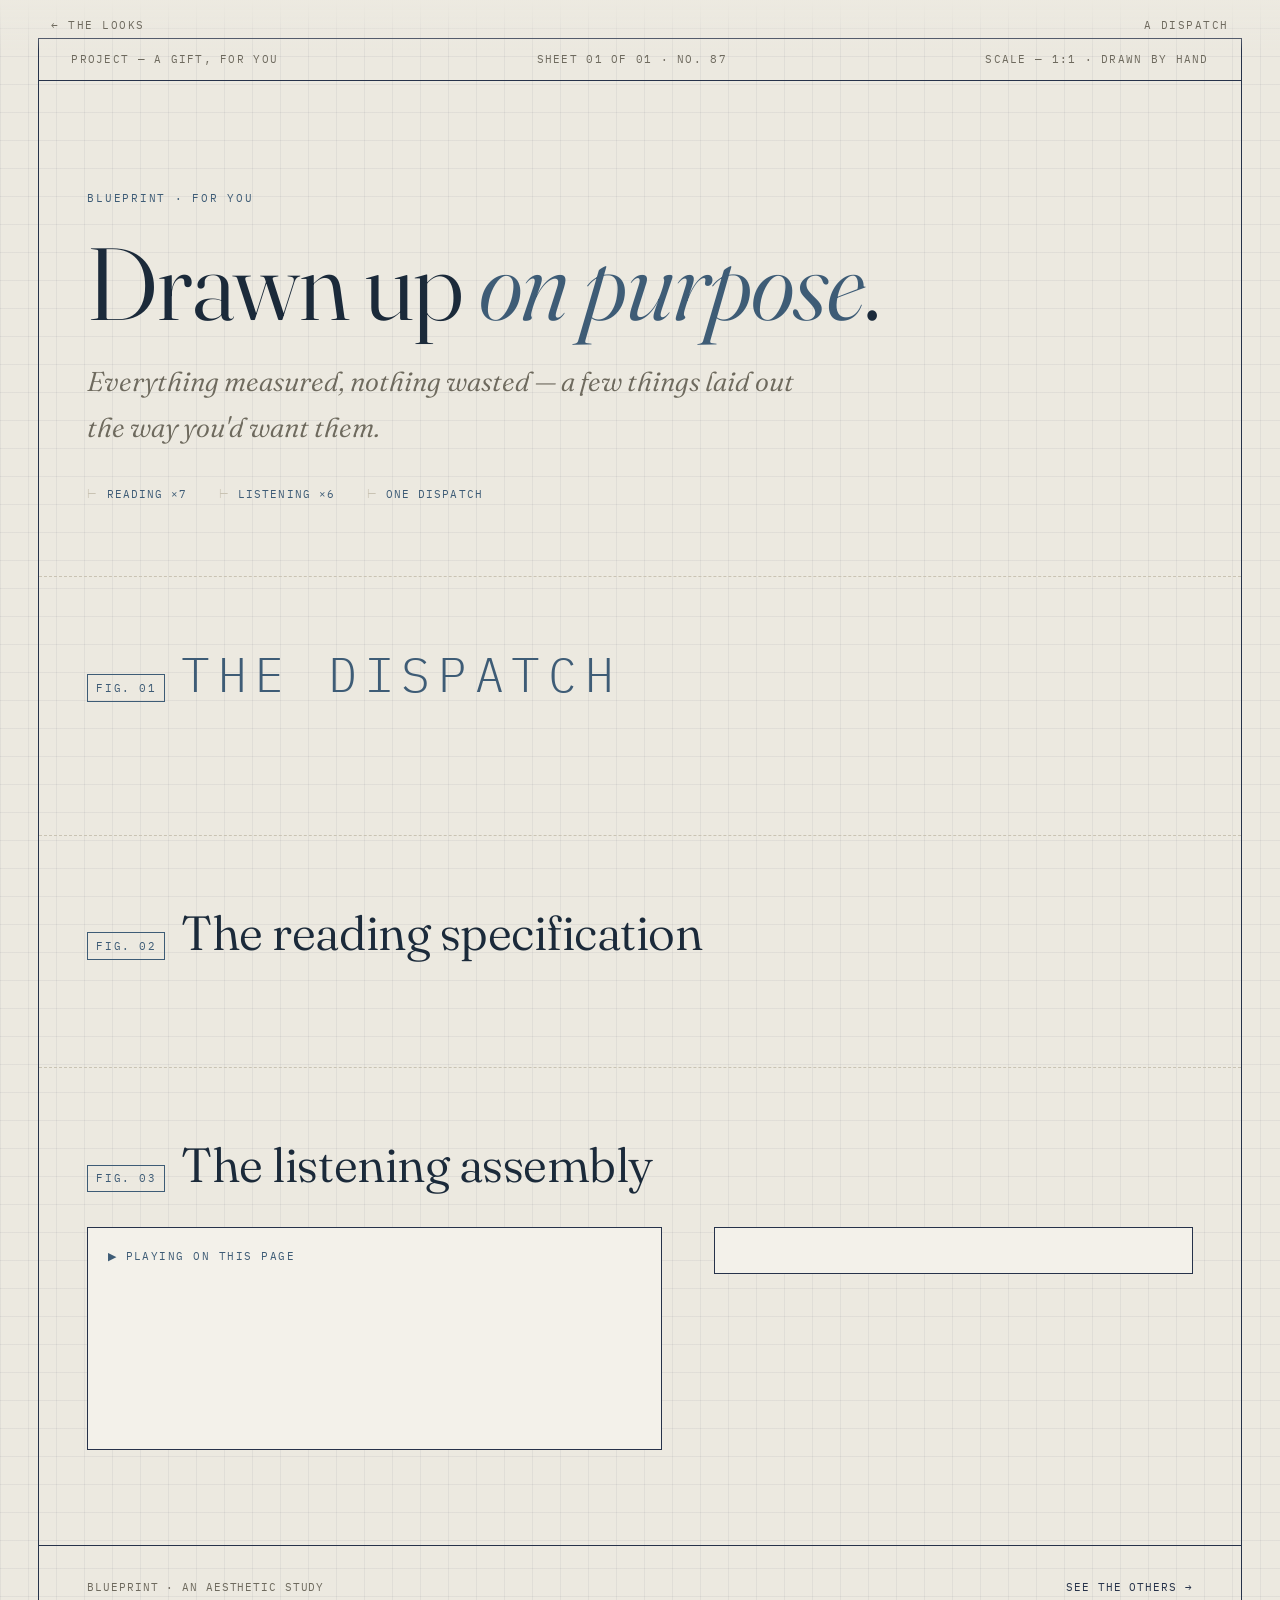
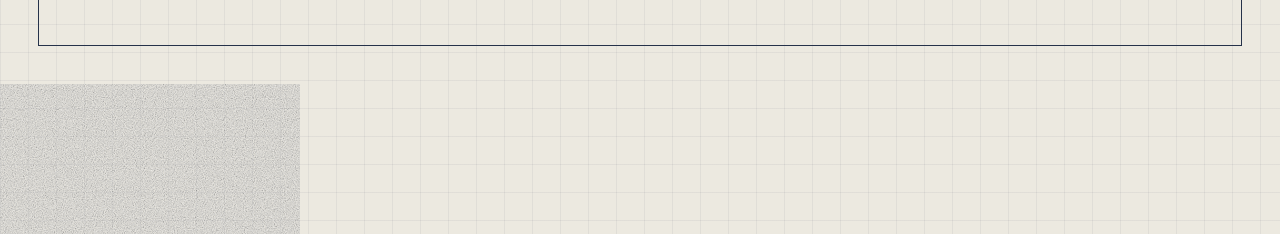
<file: look-blueprint.html>
<!doctype html>
<html lang="en">
<head>
<meta charset="utf-8" />
<meta name="viewport" content="width=device-width, initial-scale=1" />
<title>Blueprint — for Dad</title>
<link rel="preconnect" href="https://fonts.googleapis.com" />
<link rel="preconnect" href="https://fonts.gstatic.com" crossorigin />
<link href="https://fonts.googleapis.com/css2?family=Fraunces:ital,opsz,wght@0,9..144,300..500;1,9..144,300..420&family=IBM+Plex+Mono:wght@400;500&display=swap" rel="stylesheet" />
<style>
  :root{
    --bg:#ECE9E0; --paper:#F3F1EA; --ink:#1B2A3A; --indigo:#26324A; --blue:#3E5C76;
    --muted:#6E6A5E; --line:#C9C3B3; --grid:rgba(38,50,74,.06);
    --serif:"Fraunces",Georgia,serif; --mono:"IBM Plex Mono",monospace;
    --ease:cubic-bezier(0.16,1,0.3,1); --easeq:cubic-bezier(0.25,0.1,0.25,1);
  }
  *,*::before,*::after{box-sizing:border-box;margin:0}
  html{-webkit-font-smoothing:antialiased;scroll-behavior:smooth}
  body{background:var(--bg);color:var(--ink);font-family:var(--mono);font-size:.96rem;line-height:1.7;
    background-image:linear-gradient(var(--grid) 1px,transparent 1px),linear-gradient(90deg,var(--grid) 1px,transparent 1px);
    background-size:28px 28px}
  img,svg{display:block;max-width:100%} a{color:inherit}
  .wrap{max-width:1160px;margin:0 auto;padding:0 clamp(1.25rem,4vw,4rem)}
  h1,h2,h3{font-family:var(--serif);font-weight:340;line-height:1.05;letter-spacing:-.01em}
  .lbl{font-family:var(--mono);font-size:.68rem;letter-spacing:.16em;text-transform:uppercase;color:var(--blue)}
  .reveal{opacity:0;transform:translateY(14px);transition:opacity .7s var(--ease),transform .7s var(--ease)}
  .reveal.in{opacity:1;transform:none}
  @media(prefers-reduced-motion:reduce){*{transition-duration:.01ms!important}.reveal{opacity:1;transform:none}}

  .nav{position:fixed;inset:0 0 auto 0;z-index:50;display:flex;justify-content:space-between;padding:1rem clamp(1.25rem,4vw,4rem);background:linear-gradient(180deg,var(--bg),transparent)}
  .nav a{font-family:var(--mono);font-size:.68rem;letter-spacing:.14em;text-transform:uppercase;color:var(--muted);text-decoration:none}
  .nav a:hover{color:var(--indigo)}

  /* drafting frame */
  .sheet{border:1px solid var(--indigo);margin:clamp(1rem,3vw,2.5rem);position:relative}
  .sheet::before,.sheet::after{content:"";position:absolute;width:10px;height:10px;border:1px solid var(--indigo)}
  .sheet::before{top:-1px;left:-1px;border-right:0;border-bottom:0}
  .sheet::after{bottom:-1px;right:-1px;border-left:0;border-top:0}
  .titleblock{display:flex;justify-content:space-between;flex-wrap:wrap;gap:.6rem;border-bottom:1px solid var(--indigo);padding:.7rem clamp(1rem,3vw,2rem);font-size:.66rem;letter-spacing:.12em;text-transform:uppercase;color:var(--muted)}

  .hero{padding:clamp(4rem,12vh,8rem) clamp(1rem,4vw,3rem) clamp(3rem,8vh,6rem)}
  .hero .lbl{display:block;margin-bottom:1.4rem}
  .hero h1{font-size:clamp(2.8rem,8vw,6.5rem);max-width:15ch}
  .hero h1 em{font-style:italic;color:var(--blue)}
  .hero .lede{font-family:var(--serif);font-style:italic;font-size:clamp(1.2rem,2.5vw,1.7rem);color:var(--muted);margin-top:1.3rem;max-width:42ch;font-weight:340}
  .dims{margin-top:2.2rem;display:flex;gap:2rem;flex-wrap:wrap;font-size:.66rem;letter-spacing:.1em;text-transform:uppercase;color:var(--blue)}
  .dims span::before{content:"⊢ ";color:var(--line)}

  section{padding:clamp(3rem,8vh,6rem) clamp(1rem,4vw,3rem);border-top:1px dashed var(--line)}
  .sechead{display:flex;align-items:baseline;gap:1rem;margin-bottom:2.2rem}
  .sechead .fig{font-family:var(--mono);font-size:.7rem;letter-spacing:.14em;color:var(--blue);border:1px solid var(--blue);padding:.2rem .5rem}
  .sechead h2{font-size:clamp(1.8rem,4vw,3rem)}

  /* dispatch */
  .dispatch [data-d=title]{font-size:clamp(2.2rem,5.5vw,4rem);margin:.6rem 0 1.3rem}
  .dispatch [data-d=stand]{font-family:var(--serif);font-style:italic;font-size:clamp(1.3rem,2.6vw,1.8rem);color:var(--ink);margin-bottom:1.6rem;max-width:30ch;line-height:1.3;font-weight:340}
  .dispatch [data-d=body]{font-family:var(--serif);columns:2;column-gap:2.6rem;max-width:none}
  .dispatch [data-d=body] p{font-size:1.08rem;line-height:1.8;margin-bottom:1rem}
  .dispatch em{font-style:italic;color:var(--blue)}
  .dispatch [data-d=src]{font-family:var(--mono);font-size:.7rem;color:var(--muted);margin-top:1.6rem;letter-spacing:.06em}
  @media(max-width:760px){.dispatch [data-d=body]{columns:1}}

  /* reading = spec list */
  .read{display:grid;grid-template-columns:9ch 1fr auto;gap:1.4rem;align-items:baseline;text-decoration:none;color:var(--ink);
    padding:1.3rem 0;border-bottom:1px solid var(--line);position:relative;counter-increment:r}
  .rbody,.pbody{display:block}
  .read .ttl{font-family:var(--serif);font-size:clamp(1.3rem,2.6vw,1.9rem);font-weight:360;line-height:1.12;display:block}
  .read .vein{font-family:var(--mono);font-size:.62rem;letter-spacing:.14em;text-transform:uppercase;color:var(--blue);display:block;line-height:1.5}
  .read .vein::before{content:counter(r,decimal-leading-zero);display:block;font-size:1.3rem;letter-spacing:0;color:var(--indigo);margin-bottom:.4rem}
  .read .by{font-family:var(--mono);font-size:.7rem;color:var(--muted);display:block;margin-top:.35rem}
  .read .note{font-family:var(--serif);font-style:italic;font-size:1.08rem;color:var(--muted);display:block;margin-top:.6rem;max-width:64ch;line-height:1.5}
  .read .more{font-family:var(--mono);font-size:.66rem;letter-spacing:.12em;text-transform:uppercase;color:var(--blue);white-space:nowrap}
  .read:hover{background:var(--paper)}
  #reads{counter-reset:r}
  @media(max-width:720px){.read{grid-template-columns:1fr}.read .more{display:none}}

  /* listening */
  .corner{display:grid;grid-template-columns:1.2fr 1fr;gap:clamp(1.5rem,4vw,3.5rem);align-items:start}
  .player{border:1px solid var(--indigo);padding:1.2rem;margin-bottom:1.4rem;background:var(--paper)}
  .player .l{font-family:var(--mono);font-size:.66rem;letter-spacing:.14em;text-transform:uppercase;color:var(--blue);margin-bottom:.8rem}
  .player iframe{border-radius:8px;display:block}
  .pod{display:grid;grid-template-columns:1fr auto;gap:1rem;align-items:center;text-decoration:none;color:var(--ink);padding:1.05rem 0;border-bottom:1px solid var(--line)}
  .pod:first-child{border-top:1px solid var(--line)}
  .pod .show{font-family:var(--mono);font-size:.62rem;letter-spacing:.14em;text-transform:uppercase;color:var(--muted)}
  .pod .pt{font-family:var(--serif);font-size:1.25rem;font-weight:360;display:block;margin-top:.1rem}
  .pod .who{font-family:var(--mono);font-size:.7rem;color:var(--muted);display:block}
  .pod .note{display:none}
  .pod .play{width:38px;height:38px;border:1px solid var(--indigo);display:grid;place-items:center}
  .pod .play svg{width:13px;height:13px;fill:var(--indigo)}
  .pod:hover .play{background:var(--indigo)}.pod:hover .play svg{fill:var(--paper)}
  .mix{border:1px solid var(--indigo);padding:1.4rem;background:var(--paper)}
  .mix h3{font-size:1.4rem;font-weight:360}.mix .ms{font-family:var(--mono);font-size:.74rem;color:var(--muted);margin:.3rem 0 1rem}
  .mix .tracks{list-style:none;counter-reset:t}
  .mix .tracks li{counter-increment:t;display:grid;grid-template-columns:2rem 1fr;gap:.4rem;padding:.3rem 0;font-size:.86rem;border-bottom:1px dotted var(--line)}
  .mix .tracks li::before{content:counter(t,decimal-leading-zero);font-family:var(--mono);font-size:.72rem;color:var(--blue)}
  .mix .tracks .ta{color:var(--muted)}
  .chip{display:inline-flex;align-items:center;gap:.5rem;margin-top:1.1rem;background:var(--indigo);color:var(--paper);padding:.6rem 1.1rem;font-family:var(--mono);font-size:.72rem;letter-spacing:.08em;text-transform:uppercase;text-decoration:none;transition:transform .4s var(--ease)}
  .chip:hover{transform:translateY(-2px)}.chip svg{width:12px;height:12px;fill:currentColor}

  footer{padding:2rem clamp(1rem,4vw,3rem) 3rem;border-top:1px solid var(--indigo);display:flex;justify-content:space-between;flex-wrap:wrap;gap:.5rem;font-family:var(--mono);font-size:.7rem;letter-spacing:.08em;text-transform:uppercase;color:var(--muted)}
  footer a{color:var(--indigo);text-decoration:none}
  @media(max-width:760px){.corner{grid-template-columns:1fr}}
</style>
</head>
<body>
  <nav class="nav"><a href="looks.html">← the looks</a><a href="#dispatch">a dispatch</a></nav>

  <div class="sheet">
    <div class="titleblock">
      <span>Project — A gift, for you</span>
      <span>Sheet 01 of 01 · No. 87</span>
      <span>Scale — 1:1 · Drawn by hand</span>
    </div>

    <header class="hero">
      <span class="lbl">Blueprint · for you</span>
      <h1>Drawn up <em>on purpose</em>.</h1>
      <p class="lede">Everything measured, nothing wasted — a few things laid out the way you'd want them.</p>
      <div class="dims"><span>READING ×7</span><span>LISTENING ×6</span><span>ONE DISPATCH</span></div>
    </header>

    <main>
      <section class="dispatch" id="dispatch">
        <div class="sechead"><span class="fig">FIG. 01</span><h2 class="lbl" style="font-family:var(--mono);letter-spacing:.16em">The Dispatch</h2></div>
        <span class="lbl" data-d="kick"></span>
        <h2 data-d="title"></h2>
        <p data-d="stand"></p>
        <div data-d="body"></div>
        <p data-d="src"></p>
      </section>

      <section id="read">
        <div class="sechead"><span class="fig">FIG. 02</span><h2>The reading specification</h2></div>
        <div id="reads"></div>
      </section>

      <section id="listen">
        <div class="sechead"><span class="fig">FIG. 03</span><h2>The listening assembly</h2></div>
        <div class="corner">
          <div>
            <div class="player">
              <div class="l">▶ Playing on this page</div>
              <iframe src="https://open.spotify.com/embed/episode/1seRMg5Zdg5nBuw0W4Q3WB?utm_source=generator" width="100%" height="152" frameborder="0" allow="autoplay; clipboard-write; encrypted-media; fullscreen; picture-in-picture" loading="lazy"></iframe>
            </div>
            <div id="pods"></div>
          </div>
          <aside class="mix reveal" id="mix"></aside>
        </div>
      </section>
    </main>

    <footer>
      <span>Blueprint · an aesthetic study</span>
      <span><a href="looks.html">See the others →</a></span>
    </footer>
  </div>

  <script src="assets/content.js"></script>
  <script src="assets/reveal.js"></script>
  <script src="assets/render.js"></script>
  <script>renderGift();</script>
</body>
</html>
</file>
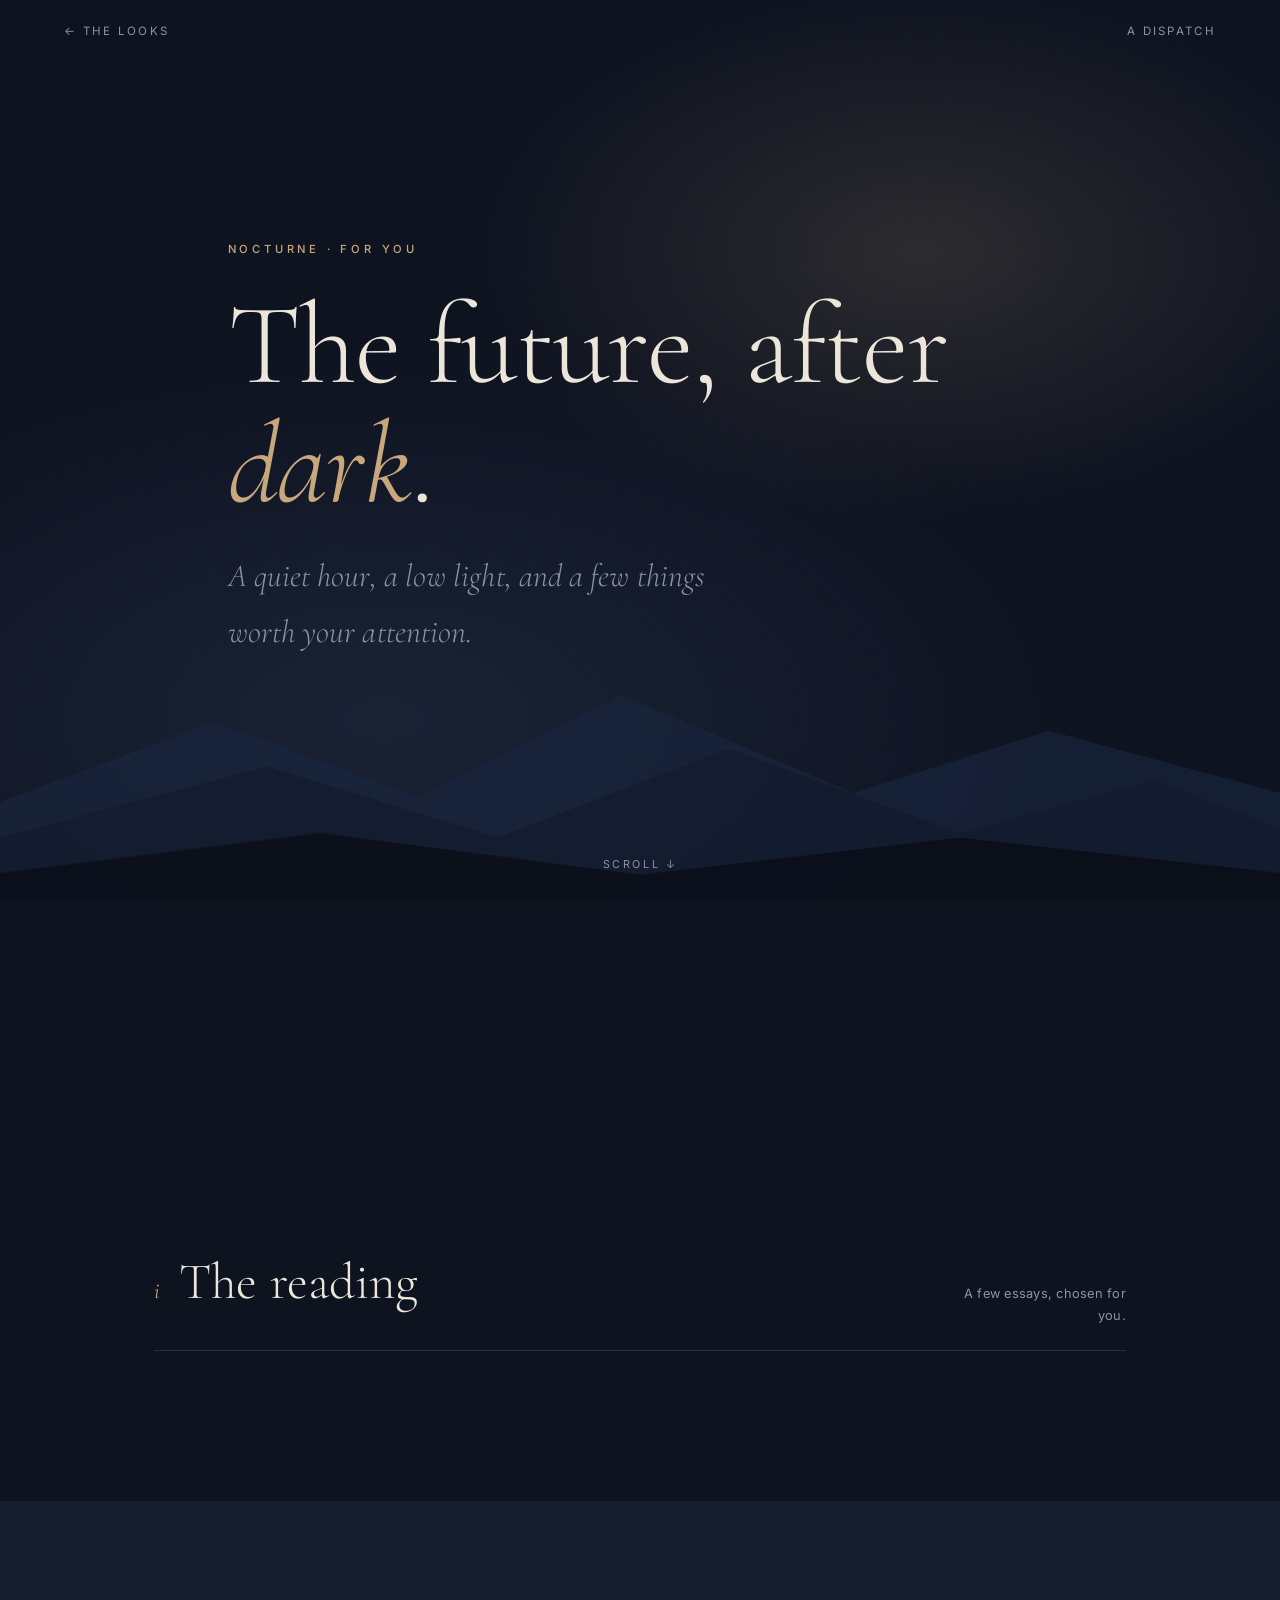
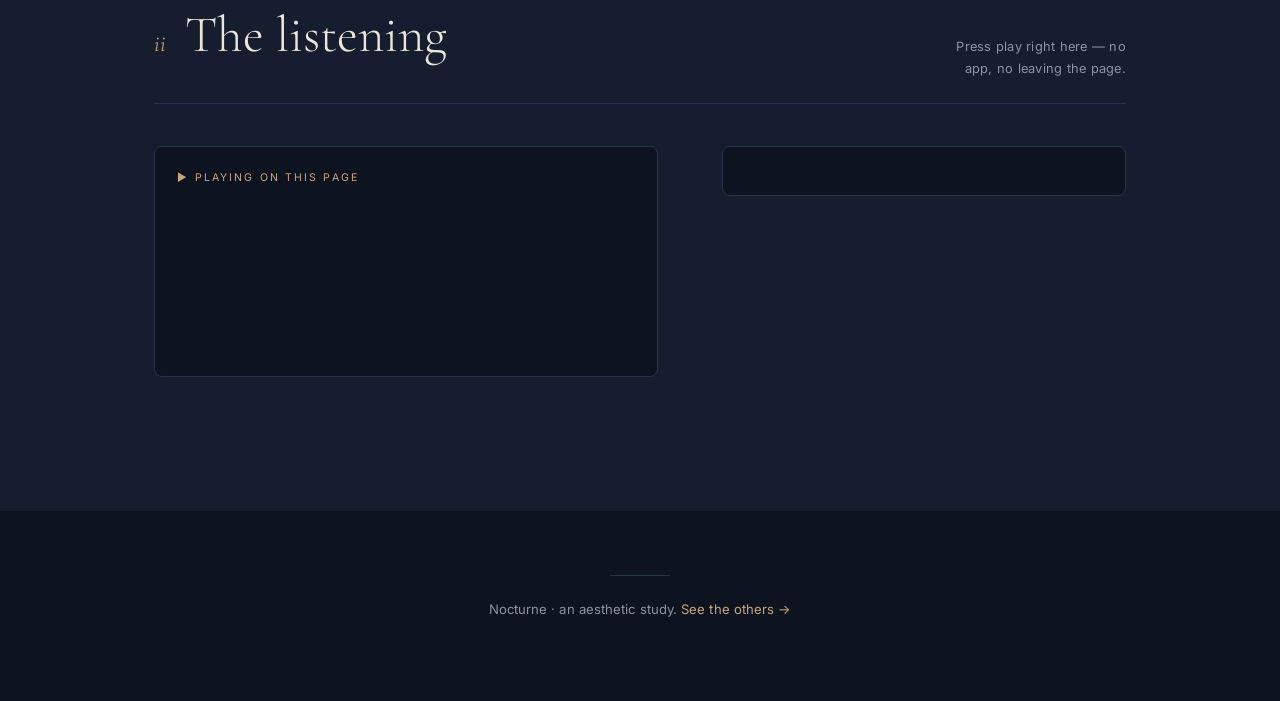
<file: look-nocturne.html>
<!doctype html>
<html lang="en">
<head>
<meta charset="utf-8" />
<meta name="viewport" content="width=device-width, initial-scale=1" />
<title>Nocturne — for Dad</title>
<link rel="preconnect" href="https://fonts.googleapis.com" />
<link rel="preconnect" href="https://fonts.gstatic.com" crossorigin />
<link href="https://fonts.googleapis.com/css2?family=Cormorant+Garamond:ital,wght@0,300;0,400;0,500;1,300;1,400&family=Inter:wght@400;500&display=swap" rel="stylesheet" />
<style>
  :root{
    --bg:#0E1320; --surface:#161D2E; --text:#ECE6DA; --muted:#8C93A3;
    --brass:#C9A77C; --indigo:#26324A; --line:#28324A;
    --serif:"Cormorant Garamond",Georgia,serif; --sans:"Inter",sans-serif;
    --ease:cubic-bezier(0.16,1,0.3,1); --easeq:cubic-bezier(0.25,0.1,0.25,1);
  }
  *,*::before,*::after{box-sizing:border-box;margin:0}
  html{-webkit-font-smoothing:antialiased;scroll-behavior:smooth}
  body{background:var(--bg);color:var(--text);font-family:var(--sans);font-size:1.05rem;line-height:1.75;letter-spacing:.005em}
  img,svg{display:block;max-width:100%}
  a{color:inherit}
  .eyebrow{font-family:var(--sans);font-size:.7rem;font-weight:500;letter-spacing:.34em;text-transform:uppercase;color:var(--brass)}
  .wrap{max-width:1100px;margin:0 auto;padding:0 clamp(1.5rem,5vw,5rem)}
  .narrow{max-width:720px;margin:0 auto;padding:0 clamp(1.5rem,5vw,5rem)}
  h1,h2,h3{font-family:var(--serif);font-weight:300;line-height:1.04}
  .reveal{opacity:0;transform:translateY(20px);transition:opacity .9s var(--ease),transform .9s var(--ease)}
  .reveal.in{opacity:1;transform:none}
  @media(prefers-reduced-motion:reduce){*{transition-duration:.01ms!important}.reveal{opacity:1;transform:none}}

  .nav{position:fixed;inset:0 0 auto 0;z-index:50;display:flex;justify-content:space-between;padding:1.3rem clamp(1.5rem,5vw,5rem)}
  .nav a{font-size:.72rem;letter-spacing:.2em;text-transform:uppercase;color:var(--muted);text-decoration:none}
  .nav a:hover{color:var(--brass)}

  .hero{min-height:100vh;display:grid;align-items:center;position:relative;overflow:hidden}
  .hero .glow{position:absolute;inset:0;z-index:0;background:
    radial-gradient(60% 50% at 72% 28%,rgba(201,167,124,.16),transparent 60%),
    radial-gradient(80% 60% at 30% 80%,rgba(38,50,74,.5),transparent 70%)}
  .hero .wrap{position:relative;z-index:2}
  .hero .eyebrow{display:block;margin-bottom:1.6rem}
  .hero h1{font-size:clamp(3.4rem,9vw,8rem);font-weight:300;letter-spacing:-.01em;max-width:15ch}
  .hero h1 em{font-style:italic;color:var(--brass)}
  .hero .lede{font-family:var(--serif);font-style:italic;font-size:clamp(1.4rem,2.8vw,2rem);color:var(--muted);margin-top:1.4rem;max-width:38ch;font-weight:300}
  .ranges{position:absolute;left:0;right:0;bottom:0;z-index:1;opacity:.9}
  .scrollcue{position:absolute;bottom:1.6rem;left:50%;transform:translateX(-50%);z-index:3;font-size:.68rem;letter-spacing:.24em;text-transform:uppercase;color:var(--muted)}

  section{padding:clamp(4.5rem,12vh,9rem) 0}
  .sechead{display:flex;align-items:baseline;gap:1.2rem;border-bottom:1px solid var(--line);padding-bottom:1.4rem;margin-bottom:2.6rem}
  .sechead .n{font-family:var(--serif);font-style:italic;font-size:1.4rem;color:var(--brass)}
  .sechead h2{font-size:clamp(2rem,4.5vw,3.2rem)}
  .sechead .meta{margin-left:auto;font-size:.8rem;color:var(--muted);max-width:24ch;text-align:right;letter-spacing:.02em}

  /* dispatch */
  .dispatch .narrow{padding-top:0}
  .dispatch [data-d=title]{font-size:clamp(2.6rem,6vw,4.6rem);margin:1rem 0 1.6rem;font-weight:300}
  .dispatch [data-d=stand]{font-family:var(--serif);font-style:italic;font-size:clamp(1.5rem,3vw,2rem);color:var(--text);opacity:.9;margin-bottom:2rem;max-width:28ch;font-weight:300;line-height:1.3}
  .dispatch [data-d=body] p{font-size:1.18rem;line-height:1.95;color:var(--text);opacity:.9;max-width:60ch;margin-bottom:1.4rem}
  .dispatch em{font-style:italic;color:var(--brass)}
  .dispatch [data-d=src]{font-size:.8rem;color:var(--muted);margin-top:2rem;letter-spacing:.02em}

  /* reading */
  .read{display:grid;grid-template-columns:13ch 1fr auto;gap:1.6rem;align-items:baseline;text-decoration:none;color:var(--text);padding:1.7rem 0;border-bottom:1px solid var(--line);transition:padding .5s var(--ease)}
  .rbody,.pbody{display:block}
  .read:hover{padding-left:1rem}
  .read .vein{font-size:.66rem;letter-spacing:.2em;text-transform:uppercase;color:var(--brass)}
  .read .ttl{font-family:var(--serif);font-size:clamp(1.5rem,3vw,2.2rem);font-weight:400;line-height:1.1;display:block}
  .read .by{display:block;font-size:.8rem;color:var(--muted);margin-top:.4rem;letter-spacing:.03em}
  .read .note{display:block;font-family:var(--serif);font-style:italic;font-size:1.15rem;color:var(--muted);margin-top:.8rem;max-width:62ch;line-height:1.5;transition:color .5s var(--easeq)}
  .read:hover .note{color:var(--text)}
  .read .more{font-size:.72rem;letter-spacing:.16em;text-transform:uppercase;color:var(--brass);white-space:nowrap}
  @media(max-width:720px){.read{grid-template-columns:1fr}.read .vein{order:-1}.read .more{display:none}}

  /* listening */
  .listen{background:var(--surface)}
  .corner{display:grid;grid-template-columns:1.25fr 1fr;gap:clamp(2rem,5vw,4rem);align-items:start}
  .pod{display:block;text-decoration:none;color:var(--text);padding:1.25rem 0;border-bottom:1px solid var(--line);position:relative}
  .pod:first-child{border-top:1px solid var(--line)}
  .pod .show{font-size:.66rem;letter-spacing:.18em;text-transform:uppercase;color:var(--muted)}
  .pod .pt{font-family:var(--serif);font-size:1.5rem;font-weight:400;display:block;margin-top:.1rem}
  .pod .who{font-size:.8rem;color:var(--muted)}
  .pod .note{display:block;font-family:var(--serif);font-style:italic;color:var(--muted);margin-top:.4rem;font-size:1.02rem;max-width:50ch}
  .pod .play{position:absolute;right:0;top:1.3rem;width:40px;height:40px;border:1px solid var(--brass);border-radius:50%;display:grid;place-items:center;transition:background .4s var(--easeq)}
  .pod .play svg{width:13px;height:13px;fill:var(--brass)}
  .pod:hover .play{background:var(--brass)}.pod:hover .play svg{fill:var(--bg)}

  .player{background:var(--bg);border:1px solid var(--line);border-radius:8px;padding:1.4rem;margin-bottom:1.6rem}
  .player .lbl{font-size:.66rem;letter-spacing:.2em;text-transform:uppercase;color:var(--brass);margin-bottom:.9rem}
  .player iframe{border-radius:10px;display:block}

  .mix{background:var(--bg);border:1px solid var(--line);border-radius:8px;padding:1.5rem}
  .mix h3{font-size:1.7rem;font-weight:400}.mix .ms{font-size:.85rem;color:var(--muted);margin:.3rem 0 1rem}
  .mix .tracks{list-style:none;counter-reset:t}
  .mix .tracks li{counter-increment:t;display:grid;grid-template-columns:1.8rem 1fr;gap:.4rem;padding:.32rem 0;font-size:.92rem;border-bottom:1px solid rgba(255,255,255,.04)}
  .mix .tracks li::before{content:counter(t,decimal-leading-zero);font-family:var(--serif);color:var(--brass);font-size:.82rem}
  .mix .tracks .ta{color:var(--muted)}
  .chip{display:inline-flex;align-items:center;gap:.5rem;margin-top:1.2rem;background:var(--brass);color:var(--bg);border-radius:999px;padding:.62rem 1.2rem;font-size:.85rem;font-weight:500;text-decoration:none;transition:transform .4s var(--ease)}
  .chip:hover{transform:translateY(-2px)}.chip svg{width:13px;height:13px;fill:currentColor}

  footer{text-align:center;padding:4rem 0 5rem;color:var(--muted);font-size:.82rem}
  footer a{color:var(--brass);text-decoration:none}
  .frule{width:60px;height:1px;background:var(--line);margin:0 auto 1.4rem}
  @media(max-width:760px){.corner{grid-template-columns:1fr}}
</style>
</head>
<body class="no-grain">
  <nav class="nav"><a href="looks.html">← the looks</a><a href="#dispatch">a dispatch</a></nav>

  <header class="hero">
    <div class="glow"></div>
    <div class="wrap">
      <span class="eyebrow">Nocturne · for you</span>
      <h1>The future, after <em>dark</em>.</h1>
      <p class="lede">A quiet hour, a low light, and a few things worth your attention.</p>
    </div>
    <svg class="ranges" viewBox="0 0 1440 300" preserveAspectRatio="none" aria-hidden="true">
      <path d="M0,190 L240,100 L470,185 L700,70 L960,180 L1180,110 L1440,180 L1440,300 L0,300Z" fill="#1b2740" opacity=".7"/>
      <path d="M0,230 L300,150 L560,230 L820,130 L1080,225 L1300,165 L1440,220 L1440,300 L0,300Z" fill="#141d30"/>
      <path d="M0,270 L360,225 L720,272 L1080,230 L1440,270 L1440,300 L0,300Z" fill="#0b0f1a"/>
    </svg>
    <div class="scrollcue">scroll ↓</div>
  </header>

  <main>
    <section class="dispatch" id="dispatch">
      <div class="narrow">
        <span class="eyebrow" data-d="kick"></span>
        <h2 data-d="title"></h2>
        <p data-d="stand"></p>
        <div data-d="body"></div>
        <p data-d="src"></p>
      </div>
    </section>

    <section id="read"><div class="wrap">
      <div class="sechead"><span class="n">i</span><h2>The reading</h2><span class="meta">A few essays, chosen for you.</span></div>
      <div id="reads"></div>
    </div></section>

    <section class="listen" id="listen"><div class="wrap">
      <div class="sechead"><span class="n">ii</span><h2>The listening</h2><span class="meta">Press play right here — no app, no leaving the page.</span></div>
      <div class="corner">
        <div>
          <div class="player">
            <div class="lbl">▶ Playing on this page</div>
            <iframe src="https://open.spotify.com/embed/episode/1seRMg5Zdg5nBuw0W4Q3WB?utm_source=generator&theme=0" width="100%" height="152" frameborder="0" allow="autoplay; clipboard-write; encrypted-media; fullscreen; picture-in-picture" loading="lazy"></iframe>
          </div>
          <div id="pods"></div>
        </div>
        <aside class="mix reveal" id="mix"></aside>
      </div>
    </div></section>
  </main>

  <footer>
    <div class="frule"></div>
    <p>Nocturne · an aesthetic study. <a href="looks.html">See the others →</a></p>
  </footer>

  <script src="assets/content.js"></script>
  <script src="assets/reveal.js"></script>
  <script src="assets/render.js"></script>
  <script>renderGift();</script>
</body>
</html>
</file>
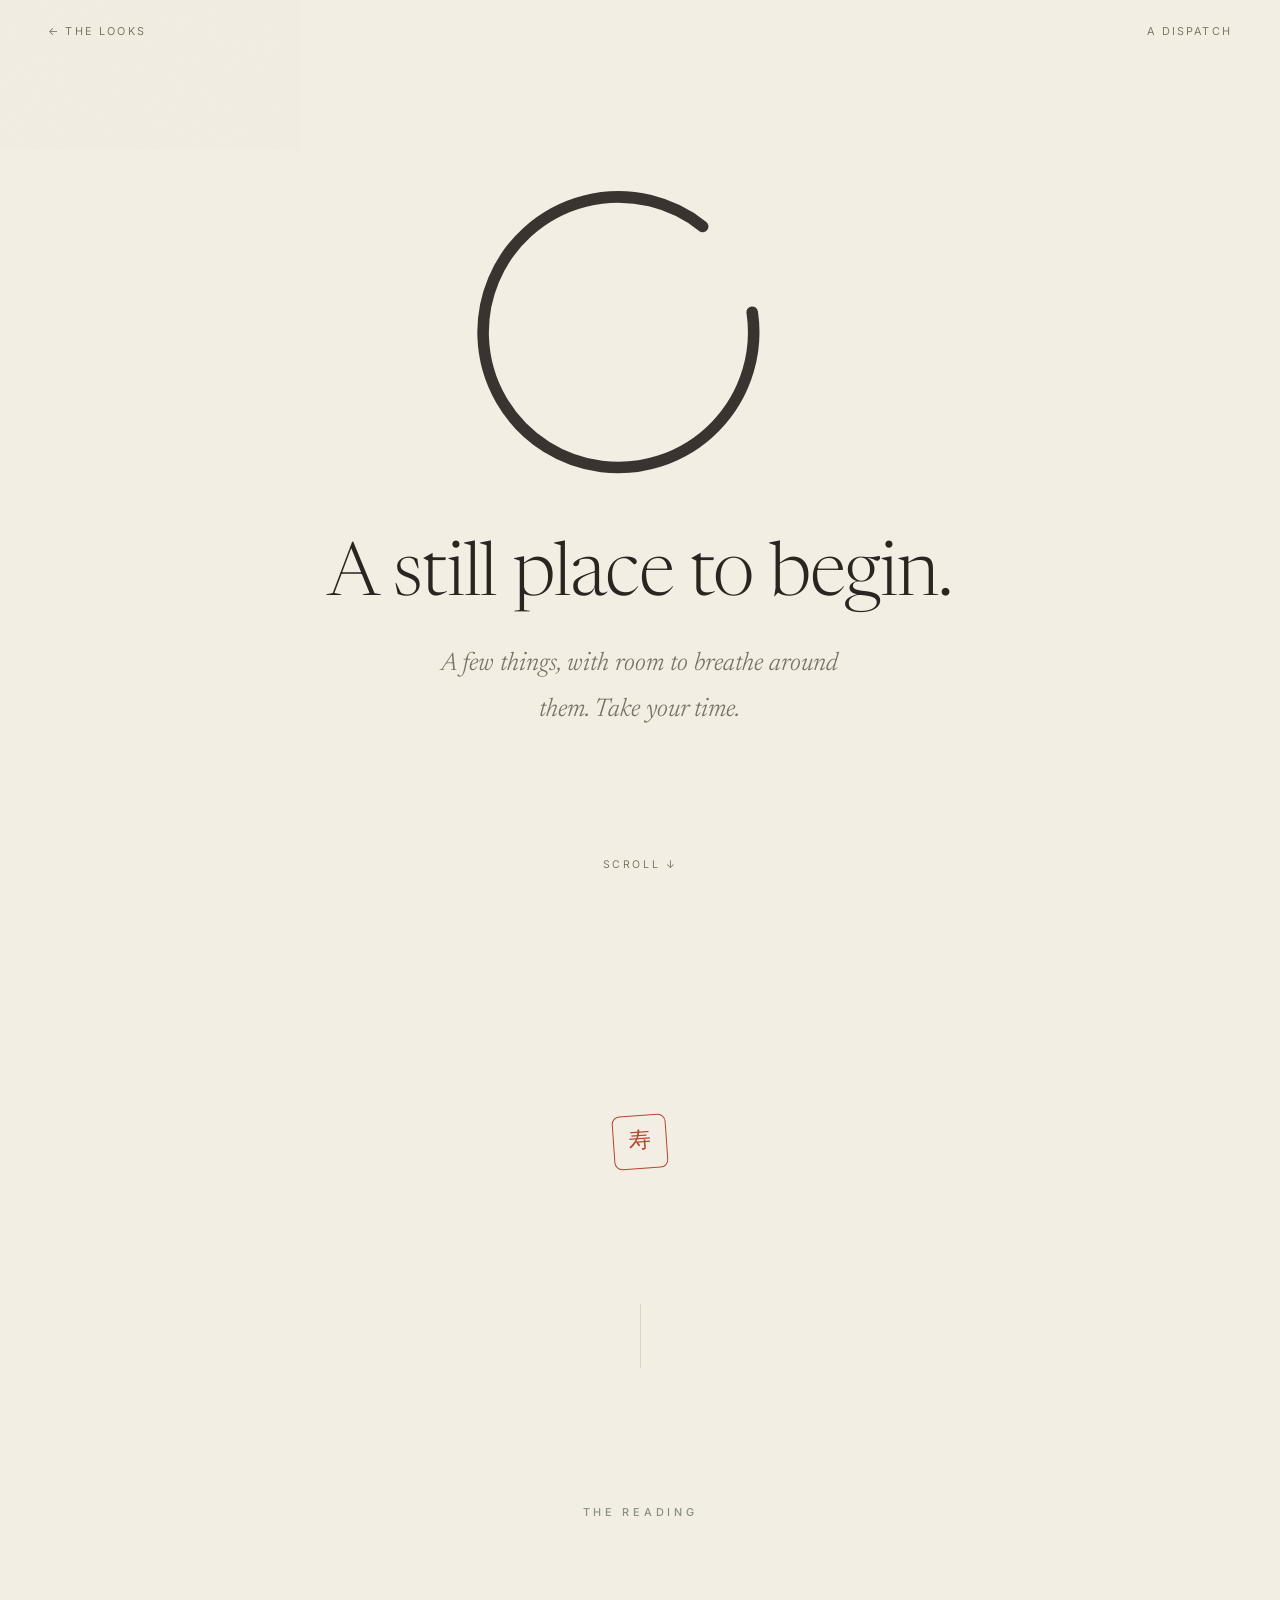
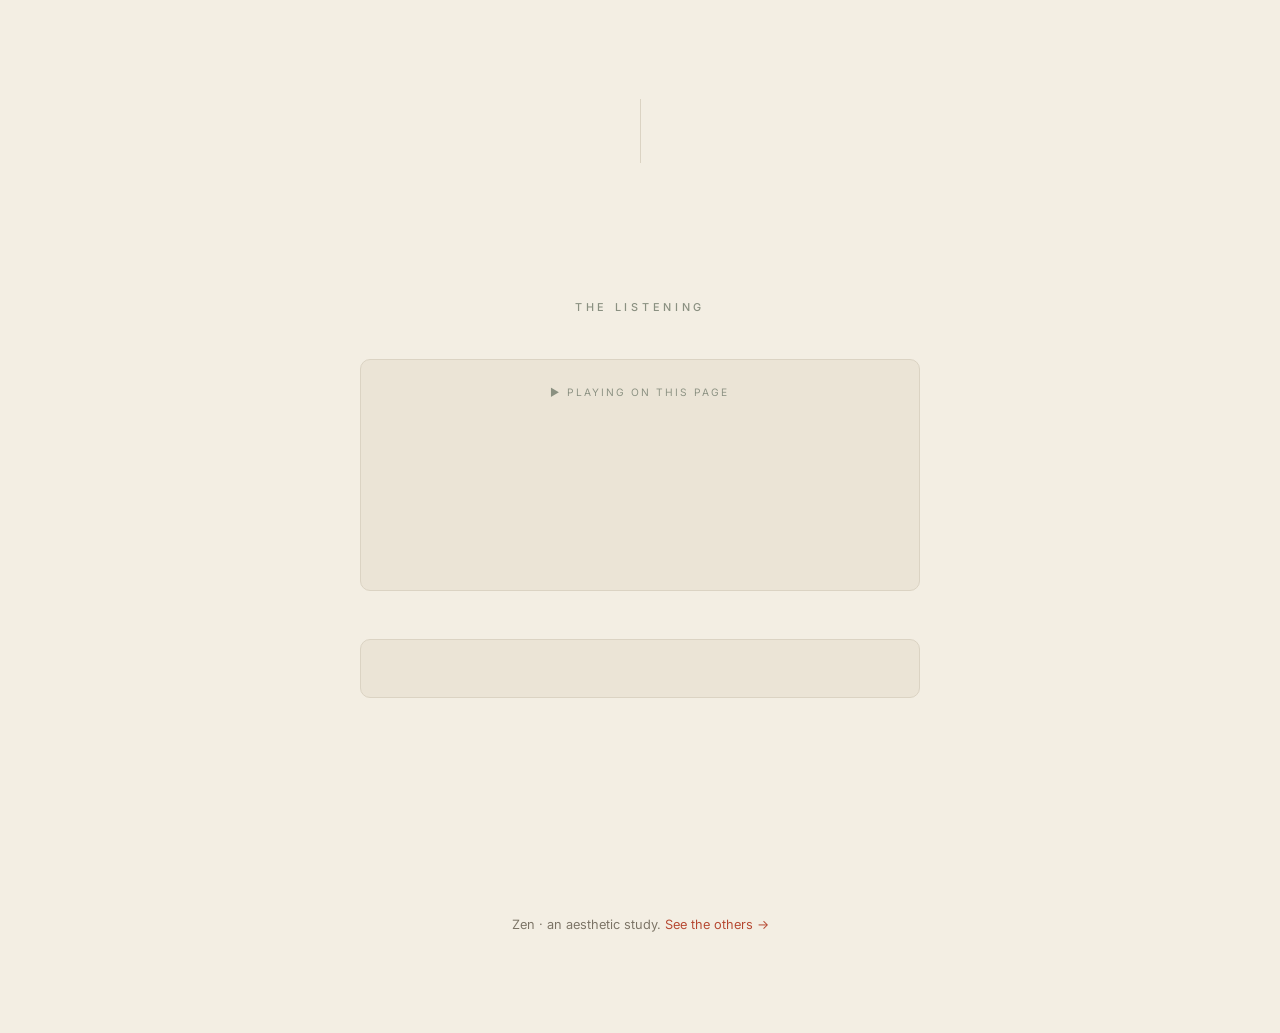
<file: look-zen.html>
<!doctype html>
<html lang="en">
<head>
<meta charset="utf-8" />
<meta name="viewport" content="width=device-width, initial-scale=1" />
<title>Zen — for Dad</title>
<link rel="preconnect" href="https://fonts.googleapis.com" />
<link rel="preconnect" href="https://fonts.gstatic.com" crossorigin />
<link href="https://fonts.googleapis.com/css2?family=Newsreader:ital,opsz,wght@0,6..72,300..500;1,6..72,300..420&family=Inter:wght@400;500&display=swap" rel="stylesheet" />
<style>
  :root{
    --bg:#F3EEE3; --paper:#EBE4D6; --ink:#2A2520; --muted:#7A7264;
    --seal:#B5462F; --sage:#8A9081; --line:#DBD3C3;
    --serif:"Newsreader",Georgia,serif; --sans:"Inter",sans-serif;
    --ease:cubic-bezier(0.16,1,0.3,1);
  }
  *,*::before,*::after{box-sizing:border-box;margin:0}
  html{-webkit-font-smoothing:antialiased;scroll-behavior:smooth}
  body{background:var(--bg);color:var(--ink);font-family:var(--serif);font-size:1.12rem;line-height:1.8;font-weight:380}
  img,svg{display:block;max-width:100%} a{color:inherit}
  .grain{position:fixed;inset:0;pointer-events:none;z-index:9999;opacity:.05;mix-blend-mode:multiply}
  .wrap{max-width:760px;margin:0 auto;padding:0 clamp(1.5rem,6vw,3rem);text-align:center}
  .left{text-align:left}
  .label{font-family:var(--sans);font-size:.68rem;font-weight:500;letter-spacing:.34em;text-transform:uppercase;color:var(--sage)}
  h1,h2,h3{font-family:var(--serif);font-weight:340;line-height:1.12}
  .reveal{opacity:0;transform:translateY(16px);transition:opacity 1s var(--ease),transform 1s var(--ease)}
  .reveal.in{opacity:1;transform:none}
  @media(prefers-reduced-motion:reduce){*{transition-duration:.01ms!important}.reveal{opacity:1;transform:none}}

  .nav{position:fixed;inset:0 0 auto 0;z-index:50;display:flex;justify-content:space-between;padding:1.4rem clamp(1.5rem,5vw,3rem)}
  .nav a{font-family:var(--sans);font-size:.68rem;letter-spacing:.2em;text-transform:uppercase;color:var(--muted);text-decoration:none}
  .nav a:hover{color:var(--seal)}

  .hero{min-height:100vh;display:grid;place-items:center;position:relative}
  .enso{width:min(46vw,330px);margin:0 auto 2.5rem;opacity:.92}
  .enso path{fill:none;stroke:var(--ink);stroke-width:7;stroke-linecap:round}
  .hero h1{font-size:clamp(2.6rem,6vw,4.6rem);font-weight:300;letter-spacing:-.01em}
  .hero .lede{font-style:italic;font-size:clamp(1.2rem,2.4vw,1.6rem);color:var(--muted);margin-top:1.4rem;max-width:30ch;margin-inline:auto;font-weight:340}
  .scrollcue{position:absolute;bottom:1.6rem;left:50%;transform:translateX(-50%);font-family:var(--sans);font-size:.66rem;letter-spacing:.24em;text-transform:uppercase;color:var(--muted)}

  section{padding:clamp(5rem,15vh,11rem) 0}
  .divider{width:1px;height:64px;background:var(--line);margin:0 auto}
  .sec-label{display:block;margin-bottom:2.6rem;text-align:center}

  /* dispatch — centered, breathing */
  .dispatch [data-d=title]{font-size:clamp(2.2rem,5vw,3.6rem);font-weight:300;margin:1rem 0 2rem}
  .dispatch [data-d=stand]{font-style:italic;font-size:clamp(1.4rem,3vw,2rem);color:var(--ink);max-width:26ch;margin:0 auto 2.6rem;line-height:1.4;font-weight:340}
  .dispatch [data-d=body]{text-align:left}
  .dispatch [data-d=body] p{font-size:1.18rem;line-height:1.95;margin-bottom:1.5rem;color:var(--ink)}
  .dispatch em{font-style:italic;color:var(--seal)}
  .dispatch [data-d=src]{font-family:var(--sans);font-size:.76rem;color:var(--muted);margin-top:2.4rem}
  .seal{display:inline-grid;place-items:center;width:54px;height:54px;border:1.5px solid var(--seal);color:var(--seal);
    border-radius:8px;font-family:var(--serif);font-size:1.4rem;margin:2.4rem auto 0;transform:rotate(-4deg)}

  /* reading — a quiet centered list */
  .read{display:block;text-decoration:none;color:var(--ink);padding:2rem 0;border-top:1px solid var(--line);text-align:center}
  #reads .read:last-child{border-bottom:1px solid var(--line)}
  .read .vein{font-family:var(--sans);font-size:.64rem;letter-spacing:.24em;text-transform:uppercase;color:var(--sage);display:block;margin-bottom:.7rem}
  .rbody,.pbody{display:block}
  .read .ttl{font-size:clamp(1.5rem,3vw,2.1rem);font-weight:340;line-height:1.15;display:block;transition:color .5s var(--ease)}
  .read:hover .ttl{color:var(--seal)}
  .read .by{font-family:var(--sans);font-size:.74rem;color:var(--muted);display:block;margin-top:.5rem;letter-spacing:.02em}
  .read .note{font-style:italic;font-size:1.12rem;color:var(--muted);display:block;margin:1rem auto 0;max-width:48ch;line-height:1.6}
  .read .more{display:inline-block;margin-top:1rem;font-family:var(--sans);font-size:.66rem;letter-spacing:.18em;text-transform:uppercase;color:var(--seal)}

  /* listening — minimal */
  .player{border:1px solid var(--line);border-radius:10px;padding:1.4rem;margin:0 auto 2.4rem;max-width:560px;background:var(--paper)}
  .player .l{font-family:var(--sans);font-size:.64rem;letter-spacing:.2em;text-transform:uppercase;color:var(--sage);margin-bottom:.9rem}
  .player iframe{border-radius:9px;display:block}
  #pods{max-width:600px;margin:0 auto}
  .pod{display:block;text-decoration:none;color:var(--ink);padding:1.4rem 0;border-top:1px solid var(--line);position:relative;text-align:center}
  #pods .pod:last-child{border-bottom:1px solid var(--line)}
  .pod .show{font-family:var(--sans);font-size:.62rem;letter-spacing:.2em;text-transform:uppercase;color:var(--sage)}
  .pod .pt{font-size:1.4rem;font-weight:340;display:block;margin-top:.3rem}
  .pod .who{font-family:var(--sans);font-size:.74rem;color:var(--muted);display:block;margin-top:.2rem}
  .pod .note{display:none}
  .pod .play{display:inline-grid;place-items:center;width:38px;height:38px;border:1px solid var(--sage);border-radius:50%;margin-top:.9rem;transition:.4s var(--ease)}
  .pod .play svg{width:12px;height:12px;fill:var(--sage)}
  .pod:hover .play{border-color:var(--seal);background:var(--seal)}.pod:hover .play svg{fill:var(--bg)}

  .mix{max-width:560px;margin:3rem auto 0;border:1px solid var(--line);border-radius:10px;padding:1.8rem;background:var(--paper);text-align:left}
  .mix h3{font-size:1.5rem;font-weight:340;text-align:center}.mix .ms{font-family:var(--sans);font-size:.78rem;color:var(--muted);margin:.4rem 0 1.2rem;text-align:center}
  .mix .tracks{list-style:none;column-count:2;column-gap:2rem}
  .mix .tracks li{padding:.3rem 0;font-size:.92rem;break-inside:avoid}
  .mix .tracks .ta{font-family:var(--sans);font-size:.78rem;color:var(--muted);display:block}
  .chip{display:inline-flex;align-items:center;gap:.5rem;margin:1.4rem auto 0;background:var(--ink);color:var(--bg);border-radius:999px;padding:.62rem 1.3rem;font-family:var(--sans);font-size:.82rem;text-decoration:none;transition:transform .4s var(--ease)}
  .chip:hover{transform:translateY(-2px)}.chip svg{width:13px;height:13px;fill:currentColor}
  .mix-foot{text-align:center}

  footer{text-align:center;padding:5rem 0 6rem;color:var(--muted);font-family:var(--sans);font-size:.8rem}
  footer a{color:var(--seal);text-decoration:none}
</style>
</head>
<body>
  <nav class="nav"><a href="looks.html">← the looks</a><a href="#dispatch">a dispatch</a></nav>

  <header class="hero">
    <div class="wrap">
      <svg class="enso" viewBox="0 0 200 200" aria-hidden="true">
        <path d="M138 36 a82 82 0 1 0 30 52" stroke-width="7"/>
      </svg>
      <h1>A still place to begin.</h1>
      <p class="lede">A few things, with room to breathe around them. Take your time.</p>
    </div>
    <div class="scrollcue">scroll ↓</div>
  </header>

  <main>
    <section class="dispatch" id="dispatch"><div class="wrap">
      <span class="label" data-d="kick"></span>
      <h2 data-d="title"></h2>
      <p data-d="stand"></p>
      <div data-d="body"></div>
      <p data-d="src"></p>
      <div class="seal">寿</div>
    </div></section>

    <div class="divider"></div>

    <section id="read"><div class="wrap">
      <span class="label sec-label">The reading</span>
      <div id="reads"></div>
    </div></section>

    <div class="divider"></div>

    <section id="listen"><div class="wrap">
      <span class="label sec-label">The listening</span>
      <div class="player">
        <div class="l">▶ Playing on this page</div>
        <iframe src="https://open.spotify.com/embed/episode/1seRMg5Zdg5nBuw0W4Q3WB?utm_source=generator" width="100%" height="152" frameborder="0" allow="autoplay; clipboard-write; encrypted-media; fullscreen; picture-in-picture" loading="lazy"></iframe>
      </div>
      <div id="pods"></div>
      <aside class="mix reveal" id="mix"></aside>
    </div></section>
  </main>

  <footer><p>Zen · an aesthetic study. <a href="looks.html">See the others →</a></p></footer>

  <script src="assets/content.js"></script>
  <script src="assets/reveal.js"></script>
  <script src="assets/render.js"></script>
  <script>
    renderGift();
    // move the "open the mix" chip into a centered footer wrapper for balance
    var mix=document.getElementById("mix"); if(mix){var c=mix.querySelector(".play-mix"); if(c){var f=document.createElement("div");f.className="mix-foot";c.parentNode.insertBefore(f,c);f.appendChild(c);}}
  </script>
</body>
</html>
</file>
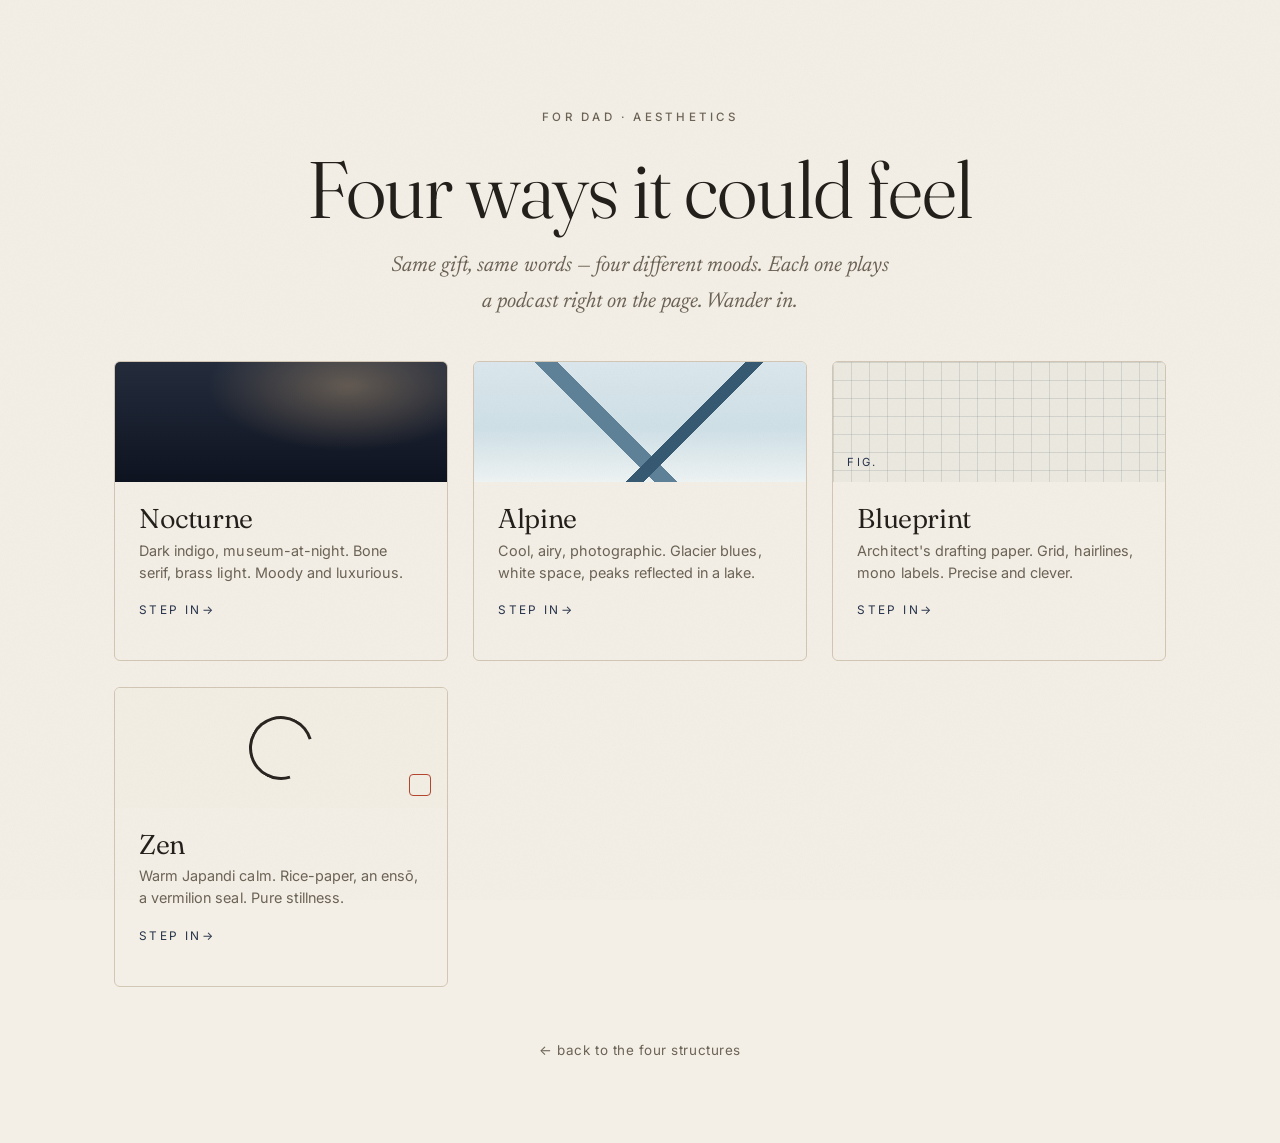
<file: looks.html>
<!doctype html>
<html lang="en">
<head>
<meta charset="utf-8" />
<meta name="viewport" content="width=device-width, initial-scale=1" />
<title>Aesthetics — for Dad</title>
<link rel="preconnect" href="https://fonts.googleapis.com" />
<link rel="preconnect" href="https://fonts.gstatic.com" crossorigin />
<link href="https://fonts.googleapis.com/css2?family=Fraunces:ital,opsz,wght@0,9..144,300..600;1,9..144,300..500&family=Inter:wght@400;500&family=Newsreader:ital,opsz,wght@0,6..72,300..420&display=swap" rel="stylesheet" />
<link rel="stylesheet" href="assets/tokens.css" />
<style>
  .head{padding:clamp(4rem,12vh,8rem) 0 2.5rem;text-align:center}
  .head .eyebrow{display:block;margin-bottom:1.2rem}
  .head h1{font-size:clamp(2.6rem,7vw,5rem);font-weight:320}
  .head .sub{font-family:var(--read);font-style:italic;color:var(--text-muted);font-size:clamp(1.05rem,2vw,1.35rem);margin:1rem auto 0;max-width:42ch}
  .grid{display:grid;gap:clamp(1rem,2.4vw,1.6rem);grid-template-columns:repeat(auto-fit,minmax(260px,1fr));padding-bottom:2rem}
  .card{position:relative;display:block;min-height:300px;border-radius:6px;overflow:hidden;text-decoration:none;
    border:1px solid var(--border);transition:transform .5s var(--ease-out-soft),box-shadow .5s var(--ease-out-soft)}
  .card:hover{transform:translateY(-5px);box-shadow:0 26px 56px -30px rgba(26,35,54,.5)}
  .card .swatch{height:120px;position:relative;overflow:hidden}
  .card .body{padding:1.4rem 1.5rem 1.6rem}
  .card h2{font-size:1.7rem;margin-bottom:.4rem}
  .card .desc{font-size:.9rem;color:var(--text-muted);line-height:1.55}
  .card .go{margin-top:1rem;font-size:.74rem;letter-spacing:.2em;text-transform:uppercase;color:var(--accent)}
  .card .go::after{content:" →";transition:margin .4s var(--ease-out-soft);display:inline-block}
  .card:hover .go::after{margin-left:.35rem}

  /* swatch previews */
  .sw-noc{background:radial-gradient(70% 90% at 70% 20%,rgba(201,167,124,.4),transparent 60%),linear-gradient(180deg,#242C3C,#0E1320)}
  .sw-alp{background:linear-gradient(180deg,#dbe7ec,#cfe0e7 55%,#eef3f3)}
  .sw-alp::after{content:"";position:absolute;inset:0;background:
    linear-gradient(135deg,transparent 60%,#365a72 60% 64%,transparent 64%),
    linear-gradient(-135deg,transparent 55%,#5f8298 55% 60%,transparent 60%)}
  .sw-blu{background:#ECE9E0;background-image:linear-gradient(rgba(38,50,74,.12) 1px,transparent 1px),linear-gradient(90deg,rgba(38,50,74,.12) 1px,transparent 1px);background-size:18px 18px}
  .sw-blu::after{content:"FIG.";position:absolute;left:14px;bottom:10px;font-family:"Inter";font-size:.7rem;letter-spacing:.2em;color:#26324A}
  .sw-zen{background:#F3EEE3;display:grid;place-items:center}
  .sw-zen::after{content:"";width:64px;height:64px;border:3px solid #2A2520;border-radius:50%;border-right-color:transparent;transform:rotate(28deg)}
  .sw-zen .seal{position:absolute;right:16px;bottom:12px;width:22px;height:22px;border:1.5px solid #B5462F;border-radius:4px}

  .backrow{text-align:center;padding:1rem 0 5rem}
  .backrow a{color:var(--text-muted);text-decoration:none;font-size:.84rem;letter-spacing:.04em}
  .backrow a:hover{color:var(--accent)}
</style>
</head>
<body>
  <header class="head wrap">
    <span class="eyebrow">For Dad · aesthetics</span>
    <h1>Four ways it could feel</h1>
    <p class="sub">Same gift, same words — four different moods. Each one plays a podcast right on the page. Wander in.</p>
  </header>

  <main class="wrap">
    <div class="grid" id="grid"></div>
  </main>

  <div class="backrow"><a href="index.html">← back to the four structures</a></div>

  <script src="assets/reveal.js"></script>
  <script>
    var looks=[
      {href:"look-nocturne.html",name:"Nocturne",sw:"sw-noc",desc:"Dark indigo, museum-at-night. Bone serif, brass light. Moody and luxurious."},
      {href:"look-alpine.html",name:"Alpine",sw:"sw-alp",desc:"Cool, airy, photographic. Glacier blues, white space, peaks reflected in a lake."},
      {href:"look-blueprint.html",name:"Blueprint",sw:"sw-blu",desc:"Architect's drafting paper. Grid, hairlines, mono labels. Precise and clever."},
      {href:"look-zen.html",name:"Zen",sw:"sw-zen",desc:"Warm Japandi calm. Rice-paper, an ensō, a vermilion seal. Pure stillness."},
    ];
    var grid=document.getElementById("grid");
    looks.forEach(function(l,i){
      var a=document.createElement("a");a.href=l.href;a.className="card reveal";a.setAttribute("data-delay",i*80);
      var extra = l.sw==="sw-zen" ? '<span class="seal"></span>' : '';
      a.innerHTML='<div class="swatch '+l.sw+'">'+extra+'</div>'+
        '<div class="body"><h2>'+l.name+'</h2><p class="desc">'+l.desc+'</p><div class="go">Step in</div></div>';
      grid.appendChild(a);
    });
    if(window.__initReveals)window.__initReveals();
  </script>
</body>
</html>
</file>
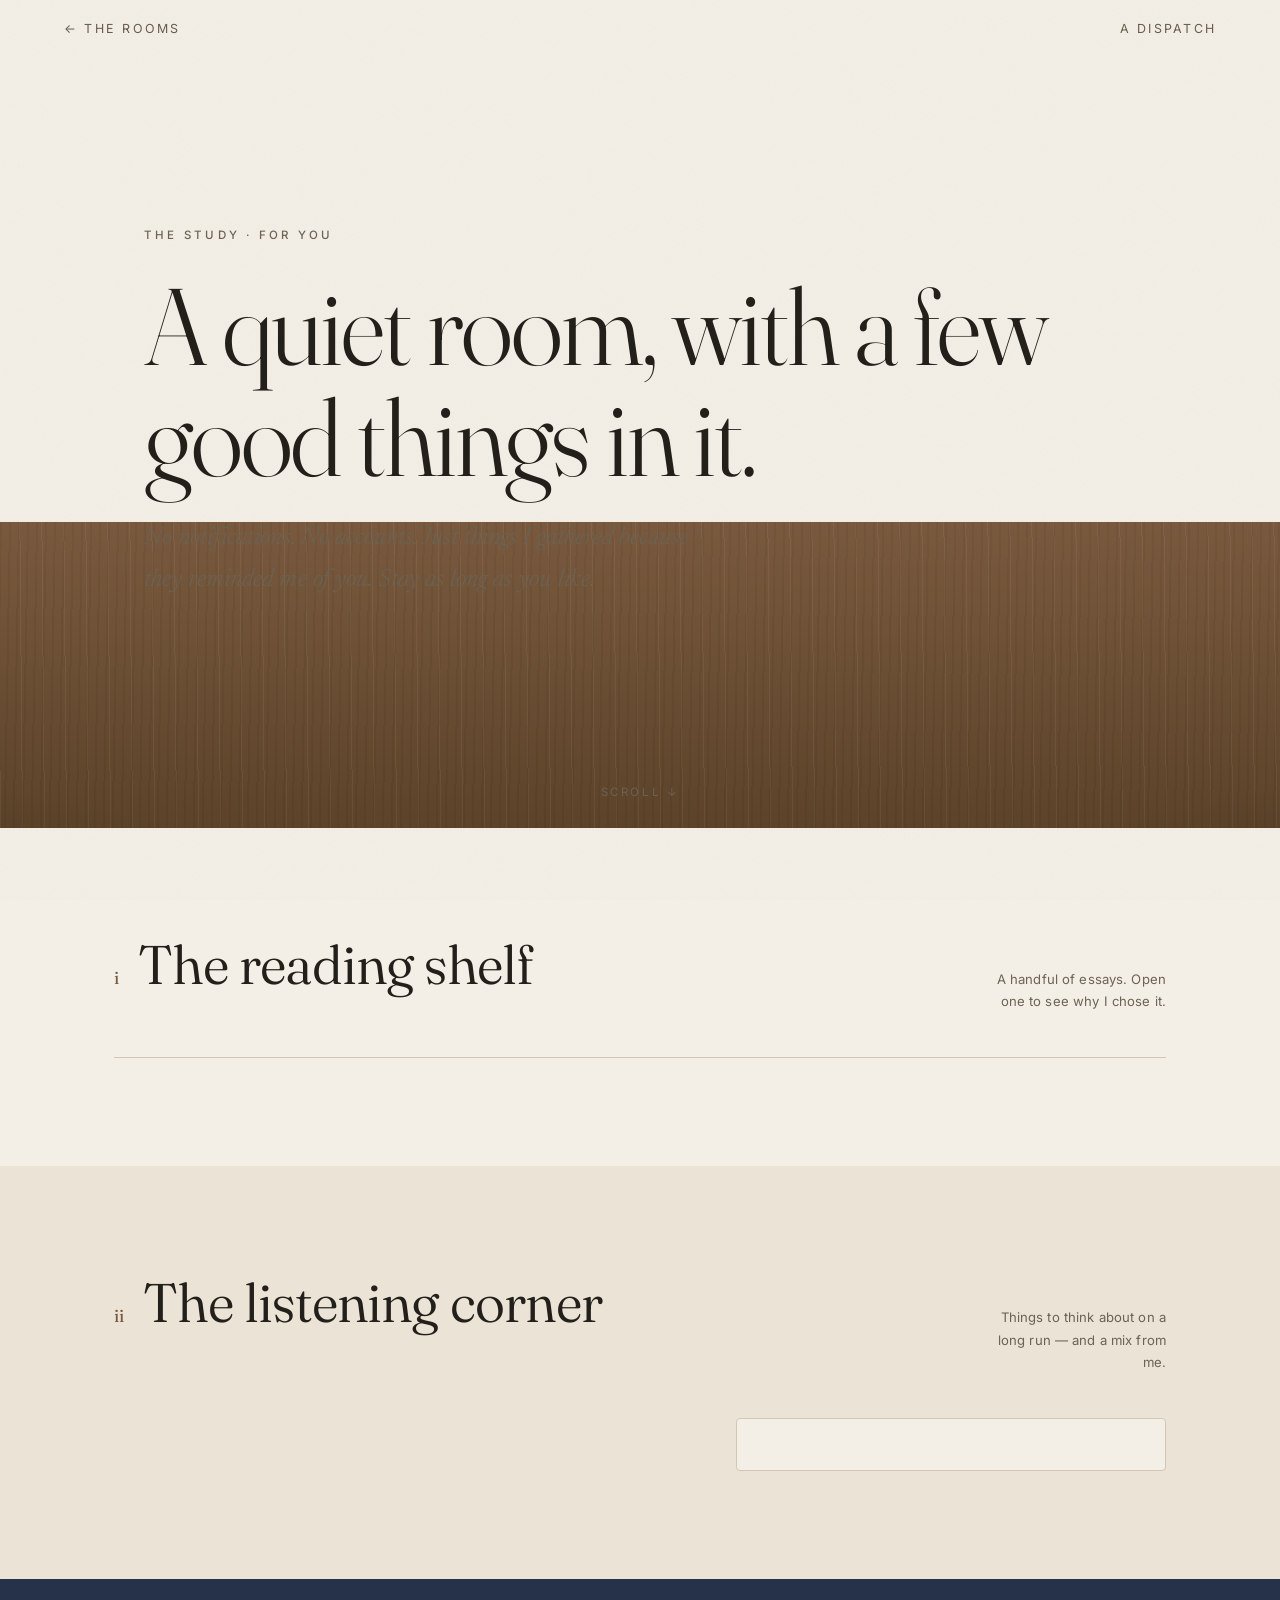
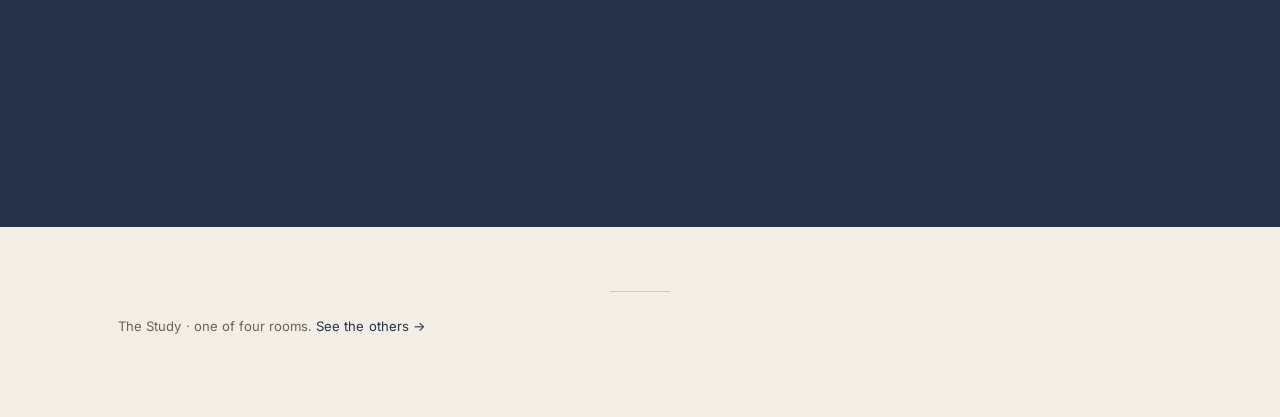
<file: study.html>
<!doctype html>
<html lang="en">
<head>
<meta charset="utf-8" />
<meta name="viewport" content="width=device-width, initial-scale=1" />
<title>The Study — for Dad</title>
<link rel="preconnect" href="https://fonts.googleapis.com" />
<link rel="preconnect" href="https://fonts.gstatic.com" crossorigin />
<link href="https://fonts.googleapis.com/css2?family=Fraunces:ital,opsz,wght@0,9..144,300..600;1,9..144,300..500&family=Inter:wght@400;500&family=Newsreader:ital,opsz,wght@0,6..72,300..500;1,6..72,300..420&display=swap" rel="stylesheet" />
<link rel="stylesheet" href="assets/tokens.css" />
<style>
  .nav { position: fixed; top: 0; left: 0; right: 0; z-index: 50;
    display: flex; justify-content: space-between; align-items: center;
    padding: 1.1rem var(--gutter); mix-blend-mode: multiply; }
  .nav a { text-decoration: none; font-size: .78rem; letter-spacing: .18em; text-transform: uppercase; color: var(--text-muted); }
  .nav .home:hover { color: var(--accent); }

  .hero { min-height: 92vh; display: grid; align-items: center; position: relative; overflow: hidden; }
  .hero .wrap { position: relative; z-index: 2; }
  .hero .eyebrow { display:block; margin-bottom: 1.6rem; }
  .hero h1 { font-size: clamp(3rem, 8.5vw, 7.2rem); font-weight: 310; max-width: 16ch; }
  .hero .lede { font-family: var(--read); font-style: italic; font-weight: 320;
    font-size: clamp(1.15rem, 2.3vw, 1.55rem); color: var(--text-muted); margin-top: 1.6rem; max-width: 40ch; }
  .hero .desk { position: absolute; left: 0; right: 0; bottom: 0; height: 34vh; z-index: 1; }
  .scrollcue { position: absolute; bottom: 1.6rem; left: 50%; transform: translateX(-50%); z-index: 3;
    font-size: .72rem; letter-spacing: .22em; text-transform: uppercase; color: var(--text-muted); }

  section { padding: clamp(4rem, 12vh, 9rem) 0; }
  .sechead { display: flex; align-items: baseline; gap: 1.2rem; margin-bottom: 2.8rem; }
  .sechead .n { font-family: var(--serif); font-size: 1.1rem; color: var(--wood); }
  .sechead h2 { font-size: clamp(2rem, 4.5vw, 3.4rem); font-weight: 340; }
  .sechead .meta { margin-left: auto; max-width: 24ch; text-align: right; }

  /* reading shelf — objects you open */
  .shelf { border-top: 1px solid var(--border); }
  .read { border-bottom: 1px solid var(--border); }
  .read button { all: unset; cursor: pointer; display: grid; grid-template-columns: auto 1fr auto;
    gap: 1.4rem; align-items: baseline; width: 100%; padding: 1.5rem 0; }
  .read .vein { font-size: .72rem; letter-spacing: .2em; text-transform: uppercase; color: var(--wood); width: 13ch; }
  .read .ttl { font-family: var(--serif); font-size: clamp(1.3rem, 2.6vw, 1.9rem); font-weight: 360; line-height: 1.15; }
  .read .by { display: block; font-family: var(--sans); font-size: .82rem; color: var(--text-muted); margin-top: .35rem; letter-spacing: .02em; }
  .read .plus { font-family: var(--serif); font-size: 1.6rem; color: var(--text-muted); transition: transform .5s var(--ease-out-soft); }
  .read[open] .plus { transform: rotate(45deg); }
  .read .panel { overflow: hidden; max-height: 0; transition: max-height .6s var(--ease-in-out); }
  .read[open] .panel { max-height: 260px; }
  .read .panel-in { padding: 0 0 1.7rem clamp(0px, 14.4ch, 14.4ch); }
  .read .note { font-family: var(--read); font-size: 1.12rem; line-height: 1.65; max-width: 56ch; color: var(--text); }
  .read .open-link { margin-top: 1rem; display:inline-block; font-size:.8rem; letter-spacing:.16em; text-transform:uppercase; color:var(--accent); text-decoration:none; }
  .read .open-link:hover { color: var(--accent-deep); }

  /* listening corner */
  .listen { background: var(--surface); }
  .corner { display: grid; grid-template-columns: 1.3fr 1fr; gap: clamp(2rem, 5vw, 5rem); align-items: start; }
  .pods { display: flex; flex-direction: column; }
  .pod { display: grid; grid-template-columns: 1fr auto; gap: 1rem; align-items: center;
    padding: 1.25rem 0; border-bottom: 1px solid var(--border); }
  .pod:first-child { border-top: 1px solid var(--border); }
  .pod .show { font-size: .72rem; letter-spacing: .18em; text-transform: uppercase; color: var(--text-muted); }
  .pod .pt { font-family: var(--serif); font-size: 1.25rem; font-weight: 360; margin-top: .2rem; }
  .pod .who { font-size: .85rem; color: var(--text-muted); margin-top: .15rem; }
  .pod .pn { font-family: var(--read); font-size: .95rem; color: var(--text); margin-top: .5rem; max-width: 48ch; opacity: .9; }

  .mix { background: var(--bg); border: 1px solid var(--border); border-radius: 4px; padding: 1.6rem 1.5rem; }
  .mix h3 { font-size: 1.5rem; }
  .mix .ms { font-size: .9rem; color: var(--text-muted); margin: .3rem 0 1rem; }
  .mix ol { list-style: none; counter-reset: t; columns: 1; }
  .mix li { counter-increment: t; display: grid; grid-template-columns: 1.6rem 1fr; gap: .5rem;
    padding: .32rem 0; font-size: .92rem; border-bottom: 1px dotted var(--border); }
  .mix li::before { content: counter(t,decimal-leading-zero); color: var(--wood); font-family: var(--serif); font-size: .82rem; }
  .mix li .ar { color: var(--text-muted); }
  .mix .chip { margin-top: 1.2rem; }

  /* dispatch — a letter on the desk */
  .dispatch { background: var(--accent); color: var(--d-text); }
  .dispatch .narrow { text-align: left; }
  .dispatch .eyebrow { color: var(--d-accent); }
  .dispatch h2 { color: var(--d-text); font-size: clamp(2.2rem, 5vw, 3.8rem); margin: 1rem 0 1.6rem; font-weight: 320; }
  .dispatch .stand { font-family: var(--read); font-style: italic; font-size: clamp(1.2rem,2.4vw,1.6rem);
    line-height: 1.5; color: var(--d-text); opacity: .92; margin-bottom: 2rem; max-width: 30ch; }
  .dispatch p.b { font-family: var(--read); font-size: 1.15rem; line-height: 1.85; color: var(--d-text);
    opacity: .94; max-width: 60ch; margin-bottom: 1.3rem; }
  .dispatch .src { font-size: .82rem; color: var(--d-muted); margin-top: 2rem; letter-spacing: .02em; }
  .dispatch em { color: var(--d-accent); font-style: italic; }

  footer { text-align: center; padding: 4rem 0 5rem; color: var(--text-muted); font-size: .82rem; }
  footer .rule { max-width: 60px; margin: 0 auto 1.4rem; }
  footer a { color: var(--accent); text-decoration: none; }

  @media (max-width: 760px) {
    .corner { grid-template-columns: 1fr; }
    .read button { grid-template-columns: 1fr auto; }
    .read .vein { display: none; }
    .read .panel-in { padding-left: 0; }
    .sechead .meta { display: none; }
  }
</style>
</head>
<body>
  <nav class="nav">
    <a href="index.html" class="home">← the rooms</a>
    <a href="#dispatch" class="home">a dispatch</a>
  </nav>

  <header class="hero vignette">
    <div class="wrap">
      <span class="eyebrow">The Study · for you</span>
      <h1 class="display">A quiet room, with a few good things in it.</h1>
      <p class="lede">No notifications. No accounts. Just things I gathered because they reminded me of you. Stay as long as you like.</p>
    </div>
    <div class="desk wood vignette" aria-hidden="true"></div>
    <div class="scrollcue">scroll ↓</div>
  </header>

  <main class="wrap">
    <!-- READING SHELF -->
    <section id="read">
      <div class="sechead">
        <span class="n">i</span>
        <h2>The reading shelf</h2>
        <p class="meta caption">A handful of essays. Open one to see why I chose it.</p>
      </div>
      <div class="shelf" id="shelf"></div>
    </section>
  </main>

  <!-- LISTENING -->
  <section class="listen" id="listen">
    <div class="wrap">
      <div class="sechead">
        <span class="n">ii</span>
        <h2>The listening corner</h2>
        <p class="meta caption">Things to think about on a long run — and a mix from me.</p>
      </div>
      <div class="corner">
        <div class="pods" id="pods"></div>
        <aside class="mix reveal" id="mix"></aside>
      </div>
    </div>
  </section>

  <!-- DISPATCH -->
  <section class="dispatch" id="dispatch">
    <div class="narrow">
      <span class="eyebrow" id="d-kick"></span>
      <h2 id="d-title"></h2>
      <p class="stand" id="d-stand"></p>
      <div id="d-body"></div>
      <p class="src" id="d-src"></p>
    </div>
  </section>

  <footer>
    <hr class="rule" />
    <p>The Study · one of four rooms. <a href="index.html">See the others →</a></p>
  </footer>

  <script src="assets/content.js"></script>
  <script src="assets/reveal.js"></script>
  <script>
    var G = window.GIFT;

    // reading shelf
    var shelf = document.getElementById("shelf");
    G.reads.forEach(function (r, i) {
      var d = document.createElement("details");
      d.className = "read reveal"; d.setAttribute("data-delay", i * 60);
      d.innerHTML =
        '<summary style="list-style:none"><button type="button" tabindex="-1">' +
          '<span class="vein">'+r.vein+'</span>' +
          '<span><span class="ttl">'+r.title+'</span>' +
            '<span class="by">'+r.author+' · '+r.source+' · '+r.year+'</span></span>' +
          '<span class="plus">+</span>' +
        '</button></summary>' +
        '<div class="panel"><div class="panel-in">' +
          '<p class="note">“'+r.note+'”</p>' +
          '<a class="open-link link" href="'+r.url+'" target="_blank" rel="noopener">Read it →</a>' +
        '</div></div>';
      // native <details> toggles; intercept the inner button so the whole row toggles
      d.querySelector('button').addEventListener('click', function (e) {
        e.preventDefault(); d.open = !d.open;
      });
      shelf.appendChild(d);
    });

    // podcasts
    var pods = document.getElementById("pods");
    G.listening.podcasts.forEach(function (p, i) {
      var a = document.createElement("a");
      a.href = p.url; a.target = "_blank"; a.rel = "noopener";
      a.className = "pod reveal"; a.style.textDecoration = "none"; a.setAttribute("data-delay", i * 60);
      a.innerHTML =
        '<div><div class="show">'+p.show+'</div>' +
        '<div class="pt">'+p.title+'</div>' +
        '<div class="who">'+p.who+'</div>' +
        '<div class="pn">'+p.note+'</div></div>' +
        '<span class="chip">'+window.PLAY_ICON+'Play</span>';
      pods.appendChild(a);
    });

    // mix
    var w = G.listening.workout, mix = document.getElementById("mix");
    var lis = w.tracks.map(function (t) { return '<li><span>'+t[0]+'</span><span class="ar">'+t[1]+'</span></li>'; }).join("");
    mix.innerHTML =
      '<h3>'+w.title+'</h3><p class="ms">'+w.subtitle+'</p><ol>'+lis+'</ol>' +
      '<a class="chip" href="'+w.url+'" target="_blank" rel="noopener">'+window.PLAY_ICON+'Open the mix</a>';

    // dispatch
    var ds = G.dispatch;
    document.getElementById("d-kick").textContent = ds.kicker;
    document.getElementById("d-title").textContent = ds.title;
    document.getElementById("d-stand").textContent = ds.standfirst;
    document.getElementById("d-body").innerHTML = ds.body.map(function (p) { return '<p class="b">'+p+'</p>'; }).join("");
    document.getElementById("d-src").textContent = ds.source;

    if (window.__initReveals) window.__initReveals();
  </script>
</body>
</html>
</file>
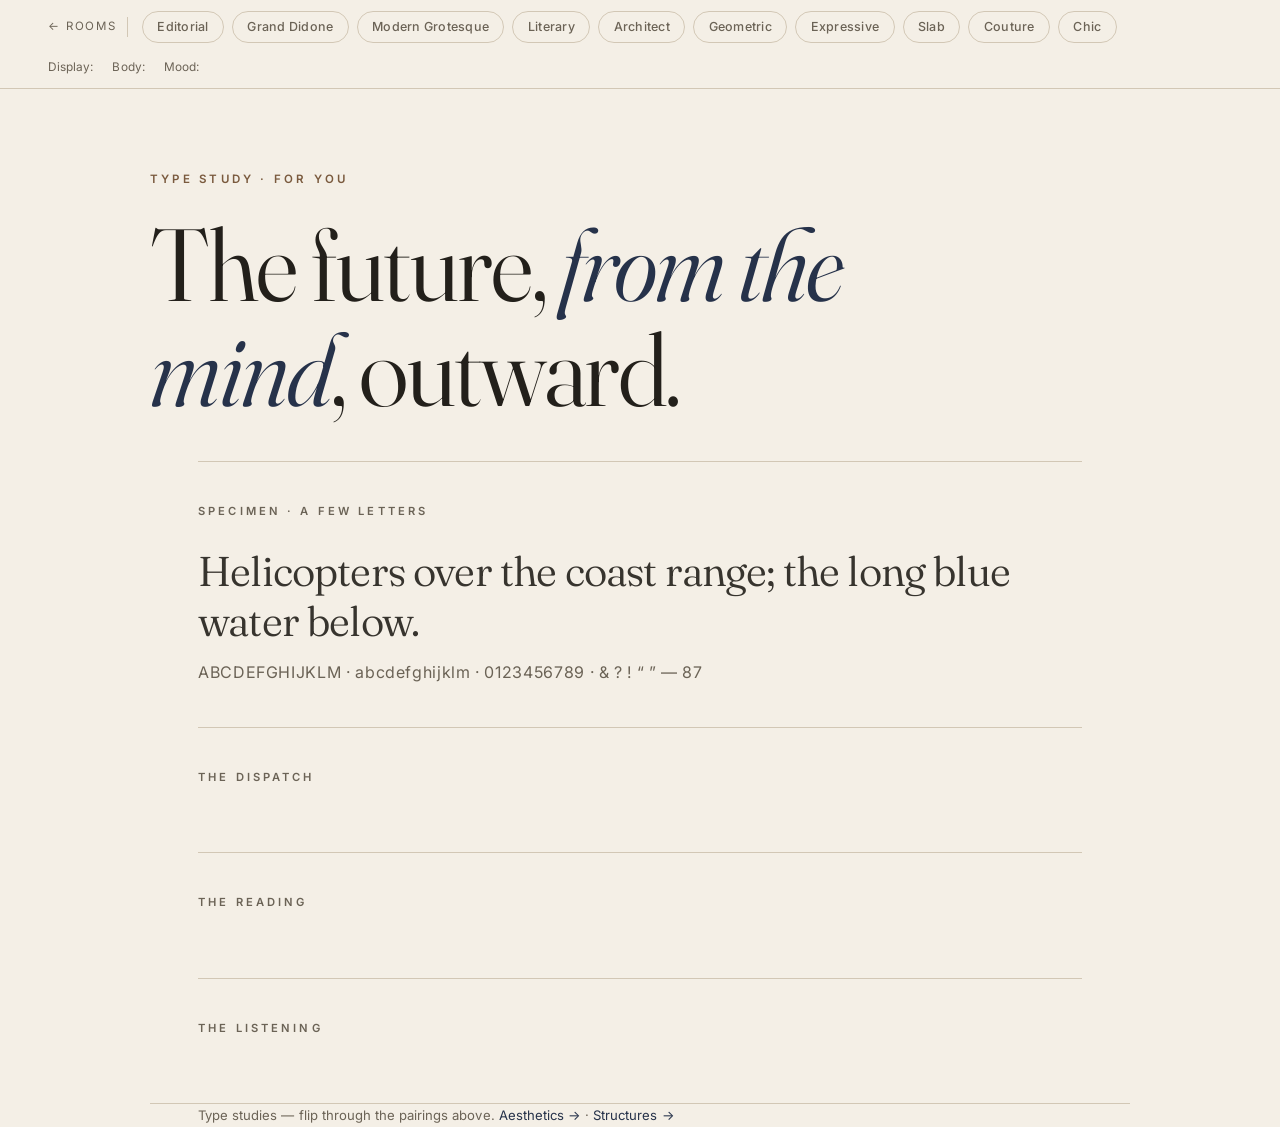
<file: type.html>
<!doctype html>
<html lang="en">
<head>
<meta charset="utf-8" />
<meta name="viewport" content="width=device-width, initial-scale=1" />
<title>Type studies — for Dad</title>
<link rel="preconnect" href="https://fonts.googleapis.com" />
<link rel="preconnect" href="https://fonts.gstatic.com" crossorigin />
<link href="https://fonts.googleapis.com/css2?family=Fraunces:ital,opsz,wght@0,9..144,300..600;1,9..144,300..500&family=Inter:wght@400;500;600&family=Playfair+Display:ital,wght@0,400..800;1,400..600&family=Space+Grotesk:wght@400;500;600;700&family=Newsreader:ital,opsz,wght@0,6..72,300..600;1,6..72,300..500&family=IBM+Plex+Mono:ital,wght@0,400;0,500;1,400&family=Sora:wght@300;400;500;600;700&family=Bricolage+Grotesque:opsz,wght@12..96,300..800&family=Hanken+Grotesk:wght@400;500;600&family=Roboto+Slab:wght@300;400;500;700&family=Cormorant+Garamond:ital,wght@0,400;0,500;0,600;1,400&family=Instrument+Serif:ital@0;1&display=swap" rel="stylesheet" />
<style>
  :root{
    --bg:#F4EFE6; --surface:#EAE3D6; --ink:#23201B; --muted:#6B6356; --accent:#26324A; --wood:#7A5A3E; --line:#D2C7B5;
    /* type vars (driven by the switcher) */
    --disp:"Fraunces",serif; --disp-w:340; --disp-ls:-0.02em; --disp-it:normal;
    --body:"Inter",sans-serif; --body-w:400; --body-ls:0.002em;
    --ey:"Inter",sans-serif; --ey-ls:0.28em; --ey-tr:uppercase;
    --ease:cubic-bezier(0.16,1,0.3,1);
  }
  *,*::before,*::after{box-sizing:border-box;margin:0}
  html{-webkit-font-smoothing:antialiased}
  body{background:var(--bg);color:var(--ink);font-family:var(--body);font-weight:var(--body-w);letter-spacing:var(--body-ls);font-size:1.06rem;line-height:1.7}
  a{color:inherit} img,svg{display:block;max-width:100%}

  /* switcher */
  .bar{position:sticky;top:0;z-index:50;background:rgba(244,239,230,.9);backdrop-filter:blur(10px);border-bottom:1px solid var(--line)}
  .bar .row{display:flex;align-items:center;gap:.5rem;padding:.7rem clamp(1rem,4vw,3rem);overflow-x:auto;scrollbar-width:none}
  .bar .row::-webkit-scrollbar{display:none}
  .bar .home{font-family:"Inter";font-size:.72rem;letter-spacing:.16em;text-transform:uppercase;color:var(--muted);text-decoration:none;white-space:nowrap;padding-right:.6rem;border-right:1px solid var(--line);margin-right:.4rem}
  .chip{font-family:"Inter";font-size:.78rem;font-weight:500;letter-spacing:.02em;color:var(--muted);background:transparent;border:1px solid var(--line);border-radius:999px;padding:.45rem .9rem;cursor:pointer;white-space:nowrap;transition:.3s var(--ease)}
  .chip:hover{color:var(--ink);border-color:var(--muted)}
  .chip[aria-pressed="true"]{background:var(--accent);color:#F4EFE6;border-color:var(--accent)}
  .readout{font-family:"Inter";font-size:.74rem;color:var(--muted);padding:.2rem clamp(1rem,4vw,3rem) .7rem;display:flex;gap:1.2rem;flex-wrap:wrap}
  .readout b{color:var(--ink);font-weight:600} .readout .nm{color:var(--wood);font-weight:600}

  .wrap{max-width:980px;margin:0 auto;padding:0 clamp(1.25rem,5vw,3rem)}
  .eyebrow{font-family:var(--ey);font-size:.72rem;font-weight:600;letter-spacing:var(--ey-ls);text-transform:var(--ey-tr);color:var(--wood)}

  .hero{padding:clamp(3rem,9vh,6rem) 0 2.5rem}
  .hero .eyebrow{display:block;margin-bottom:1.4rem}
  .hero h1{font-family:var(--disp);font-weight:var(--disp-w);font-style:var(--disp-it);letter-spacing:var(--disp-ls);font-size:clamp(3rem,8vw,6.5rem);line-height:1.02;max-width:15ch}
  .hero h1 em{font-style:italic;color:var(--accent)}

  section{padding:2.5rem 0;border-top:1px solid var(--line)}
  .sec-l{font-family:var(--ey);font-size:.7rem;font-weight:600;letter-spacing:var(--ey-ls);text-transform:var(--ey-tr);color:var(--muted);margin-bottom:1.6rem;display:block}

  .stand{font-family:var(--disp);font-weight:var(--disp-w);font-style:italic;font-size:clamp(1.5rem,3.4vw,2.4rem);line-height:1.3;max-width:26ch;margin-bottom:1.6rem;letter-spacing:var(--disp-ls)}
  .lead{font-size:1.18rem;line-height:1.85;max-width:62ch;color:var(--ink)}
  .lead em{font-style:italic;color:var(--accent)}

  .read{display:grid;grid-template-columns:13ch 1fr;gap:1.4rem;padding:1.4rem 0;border-bottom:1px solid var(--line);align-items:baseline}
  .read .vein{font-family:var(--ey);font-size:.66rem;letter-spacing:.2em;text-transform:uppercase;color:var(--wood)}
  .read .ttl{font-family:var(--disp);font-weight:var(--disp-w);font-style:var(--disp-it);font-size:clamp(1.4rem,3vw,2rem);line-height:1.12;letter-spacing:var(--disp-ls);display:block}
  .read .by{font-family:var(--body);font-size:.82rem;color:var(--muted);display:block;margin-top:.35rem}
  .read .note{font-family:var(--disp);font-style:italic;font-weight:var(--disp-w);font-size:1.1rem;color:var(--muted);display:block;margin-top:.7rem;line-height:1.5;max-width:60ch}
  @media(max-width:640px){.read{grid-template-columns:1fr}}

  .listen{display:grid;grid-template-columns:1fr 1fr;gap:2.5rem}
  .pod .show{font-family:var(--ey);font-size:.66rem;letter-spacing:.18em;text-transform:uppercase;color:var(--muted)}
  .pod .pt{font-family:var(--disp);font-weight:var(--disp-w);font-size:1.5rem;letter-spacing:var(--disp-ls);display:block;margin-top:.2rem}
  .pod .who{font-family:var(--body);font-size:.84rem;color:var(--muted)}
  .mix h3{font-family:var(--disp);font-weight:var(--disp-w);font-size:1.6rem;letter-spacing:var(--disp-ls)}
  .mix ol{list-style:none;counter-reset:t;margin-top:.7rem}
  .mix li{counter-increment:t;display:grid;grid-template-columns:1.8rem 1fr;gap:.4rem;padding:.26rem 0;font-size:.92rem;border-bottom:1px dotted var(--line)}
  .mix li::before{content:counter(t,decimal-leading-zero);font-family:var(--ey);font-size:.78rem;color:var(--wood)}
  .mix .ta{color:var(--muted)}
  @media(max-width:640px){.listen{grid-template-columns:1fr}}

  .pangram{font-family:var(--disp);font-weight:var(--disp-w);font-style:var(--disp-it);font-size:clamp(1.6rem,4vw,2.6rem);letter-spacing:var(--disp-ls);line-height:1.2;color:var(--ink);opacity:.9}
  .glyphs{font-family:var(--body);color:var(--muted);margin-top:.8rem;font-size:1rem;letter-spacing:.04em}

  footer{padding:3rem 0 4rem;border-top:1px solid var(--line);color:var(--muted);font-family:"Inter";font-size:.82rem}
  footer a{color:var(--accent);text-decoration:none}
</style>
</head>
<body>
  <div class="bar">
    <div class="row" id="chips">
      <a class="home" href="index.html">← rooms</a>
    </div>
    <div class="readout">
      <span>Display: <b id="r-disp"></b></span>
      <span>Body: <b id="r-body"></b></span>
      <span>Mood: <span class="nm" id="r-nm"></span></span>
    </div>
  </div>

  <header class="hero wrap">
    <span class="eyebrow">Type study · for you</span>
    <h1>The future, <em>from the mind</em>, outward.</h1>
  </header>

  <main class="wrap">
    <section>
      <span class="sec-l">Specimen · a few letters</span>
      <p class="pangram">Helicopters over the coast range; the long blue water below.</p>
      <p class="glyphs">ABCDEFGHIJKLM · abcdefghijklm · 0123456789 · &amp; ? ! “ ” — 87</p>
    </section>

    <section>
      <span class="sec-l">The dispatch</span>
      <p class="stand" id="stand"></p>
      <p class="lead" id="lead"></p>
    </section>

    <section>
      <span class="sec-l">The reading</span>
      <div id="reads"></div>
    </section>

    <section>
      <span class="sec-l">The listening</span>
      <div class="listen">
        <div id="pod"></div>
        <div class="mix" id="mix"></div>
      </div>
    </section>
  </main>

  <footer class="wrap">
    <p>Type studies — flip through the pairings above. <a href="looks.html">Aesthetics →</a> · <a href="index.html">Structures →</a></p>
  </footer>

  <script src="assets/content.js"></script>
  <script>
    var G = window.GIFT;

    // ---- the ten type systems ----
    var PRESETS = [
      { id:"editorial", name:"Editorial", disp:'"Fraunces",serif', dispN:"Fraunces", dw:340, dls:"-0.02em",
        body:'"Inter",sans-serif', bodyN:"Inter", bw:400, bls:"0.002em", eyTr:"uppercase", eyLs:"0.28em",
        note:"Warm, soulful, magazine. (The current default.)" },
      { id:"didone", name:"Grand Didone", disp:'"Playfair Display",serif', dispN:"Playfair Display", dw:500, dls:"-0.005em",
        body:'"Inter",sans-serif', bodyN:"Inter", bw:400, bls:"0.002em", eyTr:"uppercase", eyLs:"0.3em",
        note:"High-contrast, couture, fashion-house." },
      { id:"grotesque", name:"Modern Grotesque", disp:'"Space Grotesk",sans-serif', dispN:"Space Grotesk", dw:500, dls:"-0.03em",
        body:'"Space Grotesk",sans-serif', bodyN:"Space Grotesk", bw:400, bls:"0", eyTr:"uppercase", eyLs:"0.22em",
        note:"Techy, confident, single-family. Frontier startup." },
      { id:"literary", name:"Literary", disp:'"Newsreader",serif', dispN:"Newsreader", dw:420, dls:"-0.01em",
        body:'"Newsreader",serif', bodyN:"Newsreader", bw:400, bls:"0", eyTr:"uppercase", eyLs:"0.24em",
        note:"Bookish, calm, like a printed essay." },
      { id:"architect", name:"Architect", disp:'"Fraunces",serif', dispN:"Fraunces", dw:380, dls:"-0.01em",
        body:'"IBM Plex Mono",monospace', bodyN:"IBM Plex Mono", bw:400, bls:"0", eyTr:"uppercase", eyLs:"0.18em",
        note:"Serif heads on a precise mono body. Drafting-table." },
      { id:"geometric", name:"Geometric", disp:'"Sora",sans-serif', dispN:"Sora", dw:600, dls:"-0.03em",
        body:'"Inter",sans-serif', bodyN:"Inter", bw:400, bls:"0.002em", eyTr:"uppercase", eyLs:"0.24em",
        note:"Clean geometric, forward-looking, brainy-tech." },
      { id:"expressive", name:"Expressive", disp:'"Bricolage Grotesque",sans-serif', dispN:"Bricolage Grotesque", dw:600, dls:"-0.02em",
        body:'"Hanken Grotesk",sans-serif', bodyN:"Hanken Grotesk", bw:400, bls:"0", eyTr:"uppercase", eyLs:"0.2em",
        note:"Contemporary, characterful, 2025 design-forward." },
      { id:"slab", name:"Slab", disp:'"Roboto Slab",serif', dispN:"Roboto Slab", dw:500, dls:"-0.01em",
        body:'"Inter",sans-serif', bodyN:"Inter", bw:400, bls:"0.002em", eyTr:"uppercase", eyLs:"0.22em",
        note:"Sturdy, grounded, sporty-editorial." },
      { id:"couture", name:"Couture", disp:'"Cormorant Garamond",serif', dispN:"Cormorant Garamond", dw:500, dls:"0.005em",
        body:'"Inter",sans-serif', bodyN:"Inter", bw:400, bls:"0.002em", eyTr:"uppercase", eyLs:"0.32em",
        note:"Delicate, elegant, wedding-fine." },
      { id:"chic", name:"Chic", disp:'"Instrument Serif",serif', dispN:"Instrument Serif", dw:400, dls:"0",
        body:'"Inter",sans-serif', bodyN:"Inter", bw:400, bls:"0.002em", eyTr:"uppercase", eyLs:"0.26em",
        note:"Trendy, light editorial — restrained and chic." },
    ];

    function apply(p) {
      var r = document.documentElement.style;
      r.setProperty("--disp", p.disp); r.setProperty("--disp-w", p.dw); r.setProperty("--disp-ls", p.dls);
      r.setProperty("--body", p.body); r.setProperty("--body-w", p.bw); r.setProperty("--body-ls", p.bls);
      r.setProperty("--ey-tr", p.eyTr); r.setProperty("--ey-ls", p.eyLs);
      document.getElementById("r-disp").textContent = p.dispN;
      document.getElementById("r-body").textContent = p.bodyN;
      document.getElementById("r-nm").textContent = p.note;
      document.querySelectorAll(".chip").forEach(function (c) { c.setAttribute("aria-pressed", c.dataset.id === p.id); });
      if (history.replaceState) history.replaceState(null, "", "#" + p.id);
    }

    // build chips
    var chips = document.getElementById("chips");
    PRESETS.forEach(function (p) {
      var b = document.createElement("button");
      b.className = "chip"; b.dataset.id = p.id; b.textContent = p.name;
      b.addEventListener("click", function () { apply(p); });
      chips.appendChild(b);
    });

    // content
    document.getElementById("stand").textContent = G.dispatch.standfirst;
    document.getElementById("lead").innerHTML = G.dispatch.body[0];
    document.getElementById("reads").innerHTML = G.reads.slice(0,4).map(function (r) {
      return '<div class="read"><span class="vein">'+r.vein+'</span><span>' +
        '<span class="ttl">'+r.title+'</span>' +
        '<span class="by">'+r.author+' · '+r.source+' · '+r.year+'</span>' +
        '<span class="note">“'+r.note+'”</span></span></div>';
    }).join("");
    var pd = G.listening.podcasts[0];
    document.getElementById("pod").innerHTML = '<div class="pod"><span class="show">'+pd.show+'</span>' +
      '<span class="pt">'+pd.title+'</span><span class="who">'+pd.who+'</span></div>';
    var w = G.listening.workout;
    document.getElementById("mix").innerHTML = '<h3>'+w.title+'</h3><ol>' +
      w.tracks.slice(0,8).map(function (t){return '<li><span>'+t[0]+'</span><span class="ta">'+t[1]+'</span></li>';}).join("") + '</ol>';

    // initial: hash or default
    var start = PRESETS.filter(function(p){return "#"+p.id===location.hash;})[0] || PRESETS[0];
    apply(start);
  </script>
</body>
</html>
</file>
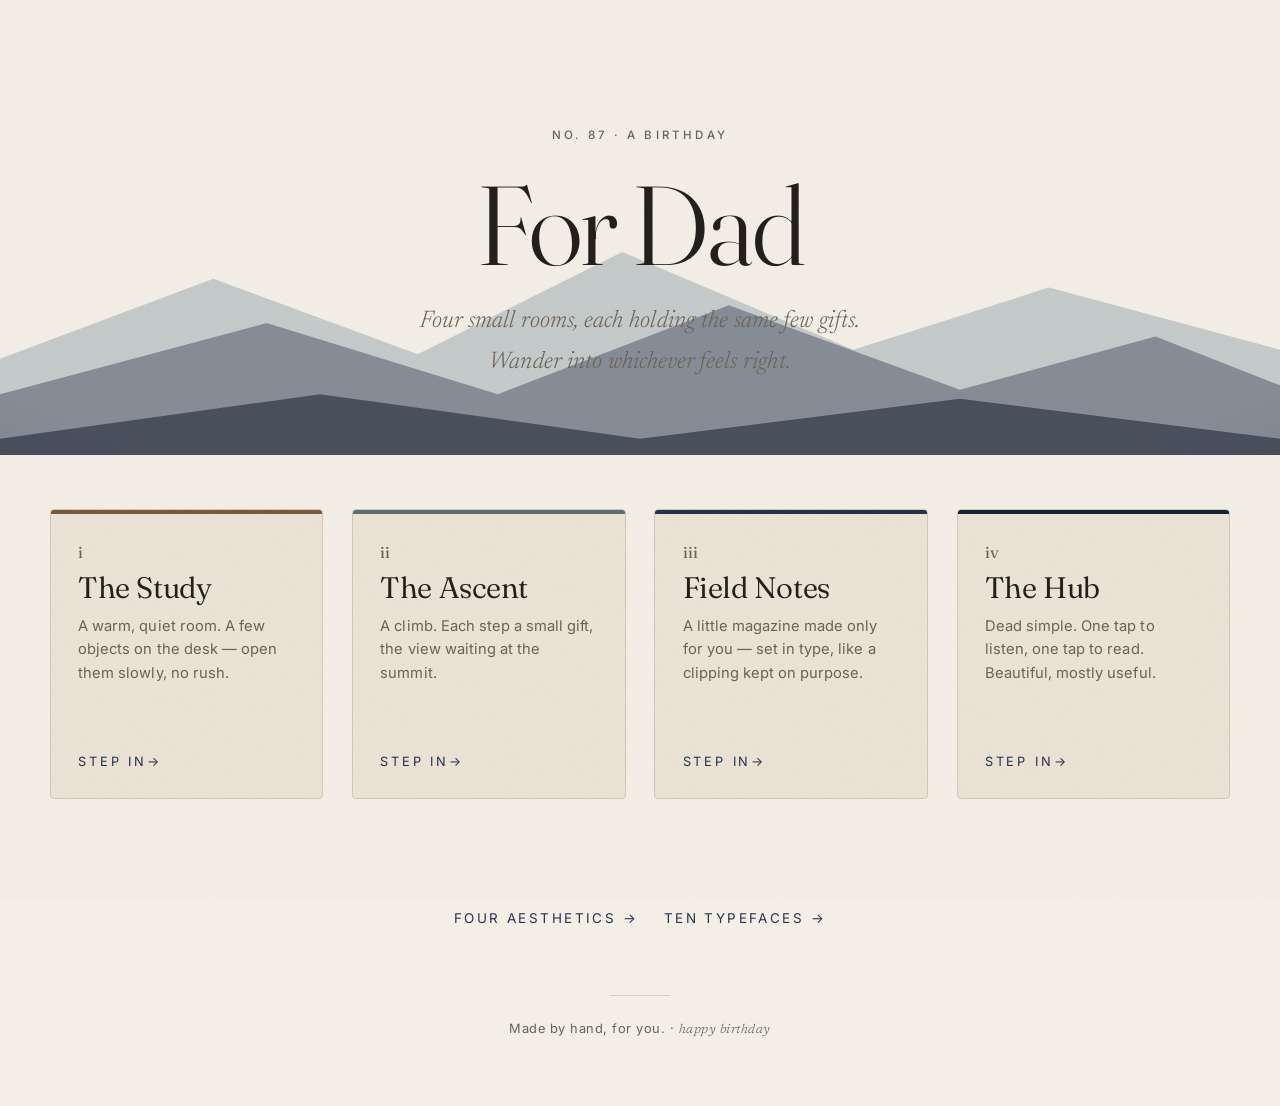
<file: versions.html>
<!doctype html>
<html lang="en">
<head>
<meta charset="utf-8" />
<meta name="viewport" content="width=device-width, initial-scale=1" />
<title>For Dad — choose a way in</title>
<link rel="preconnect" href="https://fonts.googleapis.com" />
<link rel="preconnect" href="https://fonts.gstatic.com" crossorigin />
<link href="https://fonts.googleapis.com/css2?family=Fraunces:ital,opsz,wght@0,9..144,300..600;1,9..144,300..500&family=Inter:wght@400;500&family=Newsreader:ital,opsz,wght@0,6..72,300..500;1,6..72,300..420&display=swap" rel="stylesheet" />
<link rel="stylesheet" href="assets/tokens.css" />
<style>
  body { min-height: 100vh; }
  .hero {
    position: relative; overflow: hidden;
    padding: clamp(5rem, 14vh, 11rem) 0 clamp(3rem, 8vh, 6rem);
    text-align: center;
  }
  .hero .wrap { position: relative; z-index: 2; }
  .hero .eyebrow { display: block; margin-bottom: 1.4rem; }
  .hero h1 { font-size: clamp(3.2rem, 9vw, 7rem); font-weight: 320; }
  .hero .sub {
    font-family: var(--read); font-style: italic; font-weight: 320;
    font-size: clamp(1.1rem, 2.2vw, 1.5rem); color: var(--text-muted);
    margin: 1.2rem auto 0; max-width: 36ch;
  }
  /* mountains/water motif behind the title */
  .range { position: absolute; left: 0; right: 0; bottom: -1px; z-index: 1; opacity: .9; }

  .pick { padding: clamp(2rem, 6vh, 5rem) 0 clamp(5rem, 12vh, 9rem); }
  .grid {
    display: grid; gap: clamp(1rem, 2.4vw, 1.8rem);
    grid-template-columns: repeat(auto-fit, minmax(248px, 1fr));
  }
  .card {
    position: relative; display: flex; flex-direction: column; justify-content: space-between;
    min-height: 290px; padding: 1.8rem 1.7rem 1.6rem;
    background: var(--surface); border: 1px solid var(--border); border-radius: 4px;
    text-decoration: none; color: var(--text); overflow: hidden;
    transition: transform .5s var(--ease-out-soft), box-shadow .5s var(--ease-out-soft), background .5s var(--ease-quiet);
  }
  .card:hover { transform: translateY(-4px); box-shadow: 0 22px 50px -28px rgba(26,35,54,.45); background: var(--bg); }
  .card .no { font-family: var(--serif); font-size: 1rem; color: var(--text-muted); }
  .card h2 { font-size: 1.85rem; margin-top: .4rem; }
  .card .desc { font-size: .92rem; color: var(--text-muted); line-height: 1.6; margin-top: .7rem; }
  .card .go { margin-top: 1.4rem; font-size: .8rem; letter-spacing: .22em; text-transform: uppercase; color: var(--accent); }
  .card .go::after { content: " →"; transition: margin .4s var(--ease-out-soft); display: inline-block; }
  .card:hover .go::after { margin-left: .35rem; }
  .card .swatch { position: absolute; top: 0; left: 0; width: 100%; height: 4px; }

  footer { text-align: center; padding: 0 0 4rem; color: var(--text-muted); font-size: .8rem; letter-spacing: .04em; }
  footer .rule { max-width: 60px; margin: 0 auto 1.4rem; }
</style>
</head>
<body>
  <header class="hero vignette">
    <div class="wrap">
      <span class="eyebrow" id="ed"></span>
      <h1 class="display">For Dad</h1>
      <p class="sub">Four small rooms, each holding the same few gifts. Wander into whichever feels right.</p>
    </div>
    <svg class="range" viewBox="0 0 1440 320" preserveAspectRatio="none" aria-hidden="true">
      <path d="M0,210 L240,120 L470,205 L700,90 L960,200 L1180,130 L1440,200 L1440,320 L0,320 Z" fill="#3E5C76" opacity="0.28"/>
      <path d="M0,250 L300,170 L560,250 L820,150 L1080,245 L1300,185 L1440,240 L1440,320 L0,320 Z" fill="#26324A" opacity="0.45"/>
      <path d="M0,300 L360,250 L720,300 L1080,255 L1440,300 L1440,320 L0,320 Z" fill="#1A2336" opacity="0.7"/>
    </svg>
  </header>

  <main class="pick wrap">
    <div class="grid" id="grid"></div>
  </main>

  <div style="text-align:center;padding:0 0 4rem;display:flex;gap:1.6rem;justify-content:center;flex-wrap:wrap">
    <a href="looks.html" class="link" style="font-size:.84rem;letter-spacing:.18em;text-transform:uppercase;color:var(--accent)">Four aesthetics →</a>
    <a href="type.html" class="link" style="font-size:.84rem;letter-spacing:.18em;text-transform:uppercase;color:var(--accent)">Ten typefaces →</a>
  </div>

  <footer>
    <hr class="rule" />
    Made by hand, for you. · <span class="serif-italic" style="font-family:var(--read)">happy birthday</span>
  </footer>

  <script src="assets/content.js"></script>
  <script src="assets/reveal.js"></script>
  <script>
    document.getElementById("ed").textContent = GIFT.meta.edition + " · a birthday";
    var concepts = [
      { href:"study.html", no:"i", name:"The Study", color:"var(--wood)",
        desc:"A warm, quiet room. A few objects on the desk — open them slowly, no rush." },
      { href:"ascent.html", no:"ii", name:"The Ascent", color:"var(--slate)",
        desc:"A climb. Each step a small gift, the view waiting at the summit." },
      { href:"fieldnotes.html", no:"iii", name:"Field Notes", color:"var(--accent)",
        desc:"A little magazine made only for you — set in type, like a clipping kept on purpose." },
      { href:"hub.html", no:"iv", name:"The Hub", color:"var(--accent-deep)",
        desc:"Dead simple. One tap to listen, one tap to read. Beautiful, mostly useful." },
    ];
    var grid = document.getElementById("grid");
    concepts.forEach(function (c, i) {
      var a = document.createElement("a");
      a.href = c.href; a.className = "card reveal"; a.setAttribute("data-delay", i * 90);
      a.innerHTML =
        '<span class="swatch" style="background:'+c.color+'"></span>' +
        '<div><div class="no">'+c.no+'</div><h2>'+c.name+'</h2><p class="desc">'+c.desc+'</p></div>' +
        '<div class="go">Step in</div>';
      grid.appendChild(a);
    });
    if (window.__initReveals) window.__initReveals();
  </script>
</body>
</html>
</file>
<file: assets/tokens.css>
/* ============================================================
   For Dad — shared design system
   Palette: Bone & Indigo  ·  Type: Fraunces + Inter (+ Newsreader)
   Mood: warm, still, expensive, soulful. Restraint is the brand.
   ============================================================ */

:root {
  /* — Light / paper (primary) — */
  --bg:          #F4EFE6;   /* warm bone paper            */
  --surface:     #EAE3D6;   /* raised panels              */
  --surface-2:   #DED4C4;   /* greige insets              */
  --text:        #23201B;   /* warm near-black ink        */
  --text-muted:  #6B6356;   /* captions, metadata         */
  --accent:      #26324A;   /* deep modern indigo         */
  --accent-deep: #1A2336;   /* indigo depth / hover       */
  --wood:        #7A5A3E;   /* walnut                     */
  --wood-deep:   #5C4329;
  --slate:       #5E6E73;   /* water slate                */
  --border:      #D2C7B5;   /* warm hairline              */

  /* — Dark / dusk (heroes & quiet pages) — */
  --d-bg:        #1B2230;
  --d-surface:   #242C3C;
  --d-text:      #EDE6D8;
  --d-muted:     #9AA0AC;
  --d-accent:    #C9A77C;   /* warm brass glow            */
  --d-slate:     #7E8B92;
  --d-border:    #333C4D;

  /* — Type — */
  --serif:  "Fraunces", Georgia, serif;
  --read:   "Newsreader", Georgia, serif;
  --sans:   "Inter", -apple-system, BlinkMacSystemFont, "Segoe UI", sans-serif;

  /* — Motion — */
  --ease-out-soft: cubic-bezier(0.16, 1, 0.3, 1);
  --ease-in-out:   cubic-bezier(0.42, 0, 0.58, 1);
  --ease-quiet:    cubic-bezier(0.25, 0.1, 0.25, 1);

  /* — Rhythm — */
  --gutter: clamp(1.5rem, 5vw, 6rem);
  --measure: 68ch;
}

/* ---------- reset ---------- */
*, *::before, *::after { box-sizing: border-box; }
* { margin: 0; }
html { -webkit-font-smoothing: antialiased; text-rendering: optimizeLegibility; scroll-behavior: smooth; }
body {
  font-family: var(--sans);
  font-size: 1.0625rem;
  line-height: 1.7;
  letter-spacing: 0.002em;
  color: var(--text);
  background: var(--bg);
  -moz-osx-font-smoothing: grayscale;
}
img, svg { display: block; max-width: 100%; }
a { color: inherit; }

/* ---------- type ---------- */
h1, h2, h3 {
  font-family: var(--serif);
  font-weight: 360;
  font-optical-sizing: auto;
  line-height: 1.06;
  letter-spacing: -0.015em;
  color: var(--text);
}
.display {
  font-family: var(--serif);
  font-weight: 340;
  font-size: clamp(2.9rem, 6.5vw, 6rem);
  line-height: 1.02;
  letter-spacing: -0.02em;
}
.serif-italic { font-family: var(--serif); font-style: italic; font-weight: 340; }
p { max-width: var(--measure); }

/* small-caps eyebrow / caption — the editorial signature */
.eyebrow {
  font-family: var(--sans);
  font-size: 0.72rem;
  font-weight: 500;
  letter-spacing: 0.28em;
  text-transform: uppercase;
  color: var(--text-muted);
}
.caption { font-size: 0.82rem; color: var(--text-muted); letter-spacing: 0.01em; }

/* ---------- material utilities ---------- */
.rule { border: 0; height: 1px; background: var(--border); opacity: 0.85; }

.wood {
  background:
    repeating-linear-gradient(91deg, rgba(0,0,0,.05) 0 2px, transparent 2px 9px),
    repeating-linear-gradient(89.5deg, rgba(255,240,220,.06) 0 1px, transparent 1px 22px),
    linear-gradient(180deg, var(--wood), var(--wood-deep));
  background-blend-mode: multiply, screen, normal;
}

.vignette { position: relative; }
.vignette::after {
  content: ""; position: absolute; inset: 0; pointer-events: none;
  background: radial-gradient(120% 120% at 50% 42%, transparent 55%, rgba(20,16,12,.22) 100%);
}

.dusk {
  background:
    radial-gradient(80% 60% at 72% 18%, rgba(201,167,124,.14), transparent 60%),
    linear-gradient(180deg, #242C3C 0%, #1B2230 60%, #161C28 100%);
}

/* paper grain overlay (pair with the .grain <svg> in markup) */
.grain {
  position: fixed; inset: 0; width: 100%; height: 100%;
  pointer-events: none; z-index: 9999;
  opacity: 0.05; mix-blend-mode: multiply;
}

/* ---------- shared components ---------- */
.wrap { max-width: 1180px; margin-inline: auto; padding-inline: var(--gutter); }
.narrow { max-width: 760px; margin-inline: auto; padding-inline: var(--gutter); }

/* link with a slow warm underline */
.link {
  text-decoration: none;
  background-image: linear-gradient(var(--accent), var(--accent));
  background-size: 0% 1px; background-repeat: no-repeat; background-position: 0 100%;
  transition: background-size .4s var(--ease-quiet), color .4s var(--ease-quiet);
  padding-bottom: 1px;
}
.link:hover { background-size: 100% 1px; color: var(--accent); }

/* play chip — the "one tap" affordance */
.chip {
  display: inline-flex; align-items: center; gap: .6rem;
  font-family: var(--sans); font-size: .9rem; font-weight: 500;
  letter-spacing: .02em; color: var(--bg);
  background: var(--accent); border: 0; border-radius: 999px;
  padding: .62rem 1.15rem; cursor: pointer; text-decoration: none;
  transition: background .4s var(--ease-quiet), transform .4s var(--ease-out-soft);
}
.chip:hover { background: var(--accent-deep); transform: translateY(-2px); }
.chip svg { width: 14px; height: 14px; fill: currentColor; }

/* ---------- reveal on scroll ---------- */
.reveal { opacity: 0; transform: translateY(18px);
  transition: opacity .8s var(--ease-out-soft), transform .8s var(--ease-out-soft); }
.reveal.in { opacity: 1; transform: none; }

@media (prefers-reduced-motion: reduce) {
  * { animation: none !important; transition-duration: .01ms !important; scroll-behavior: auto; }
  .reveal { opacity: 1; transform: none; }
}
</file>
